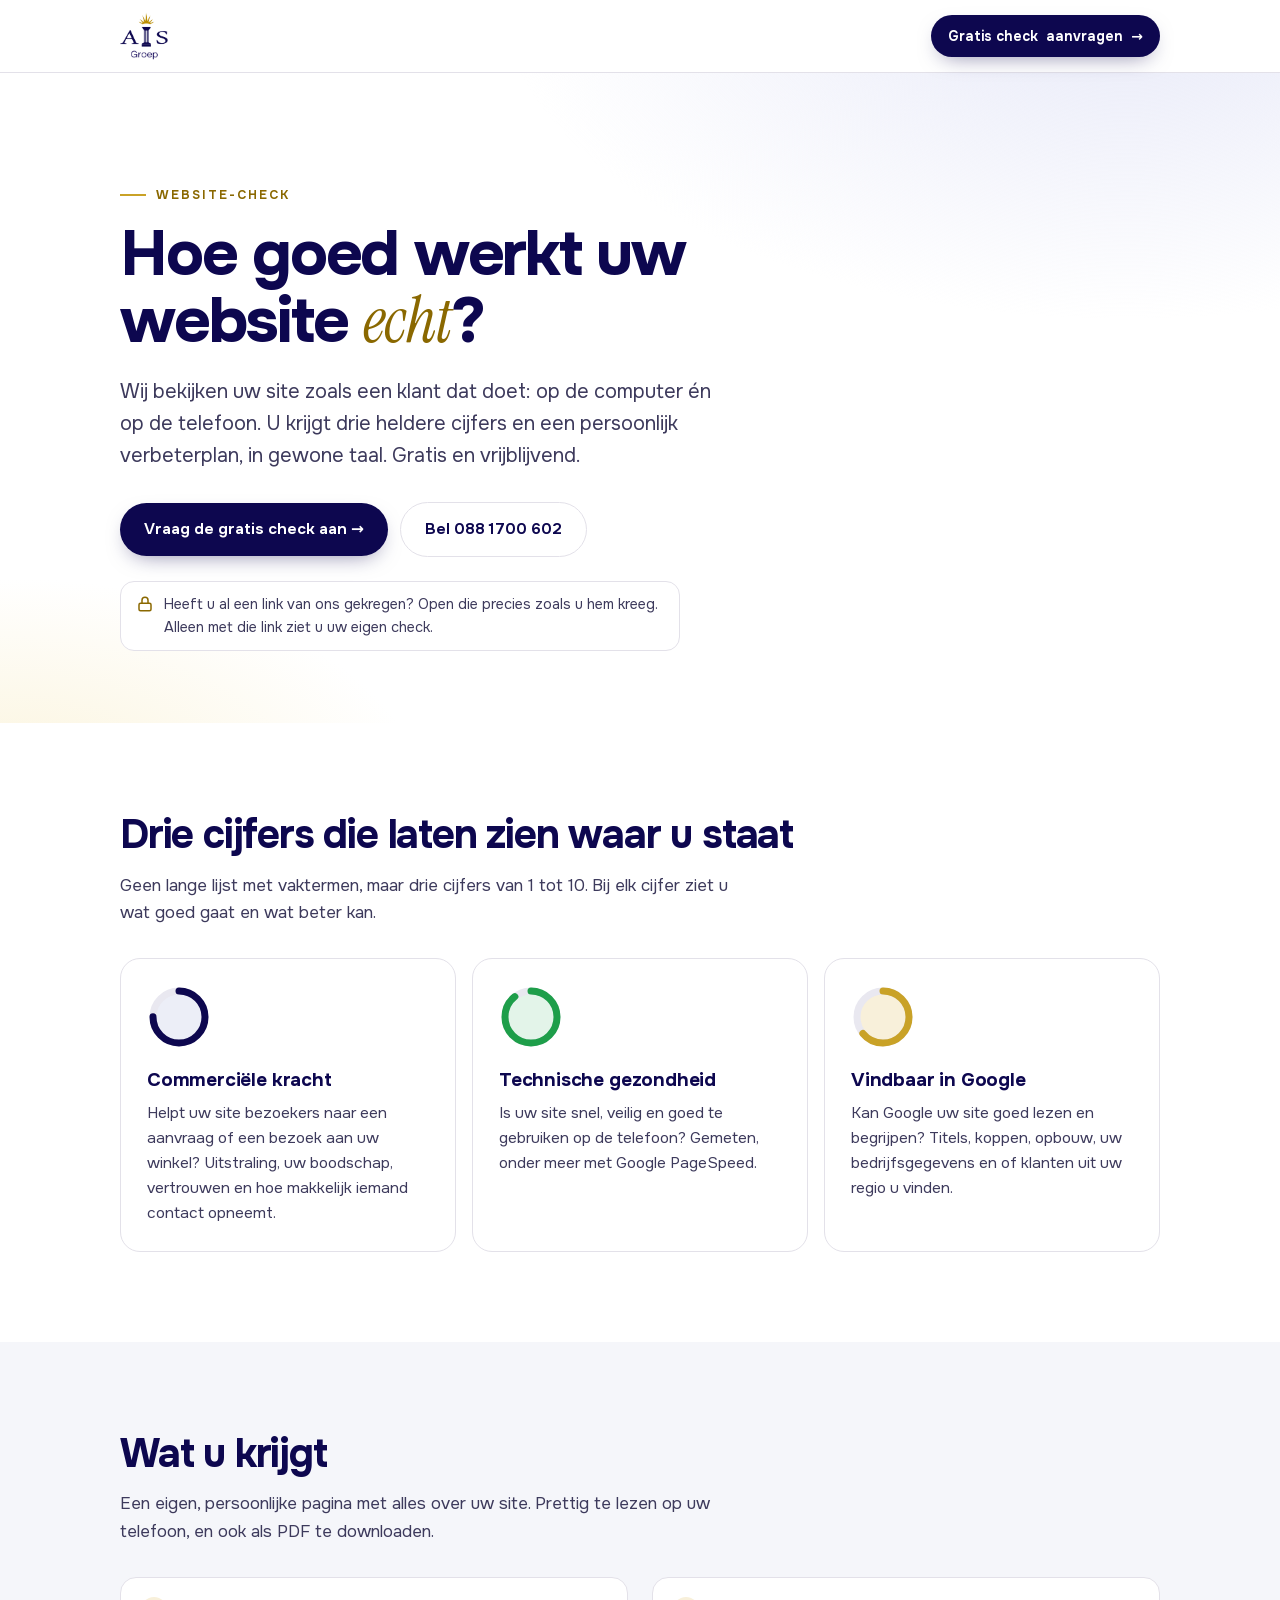
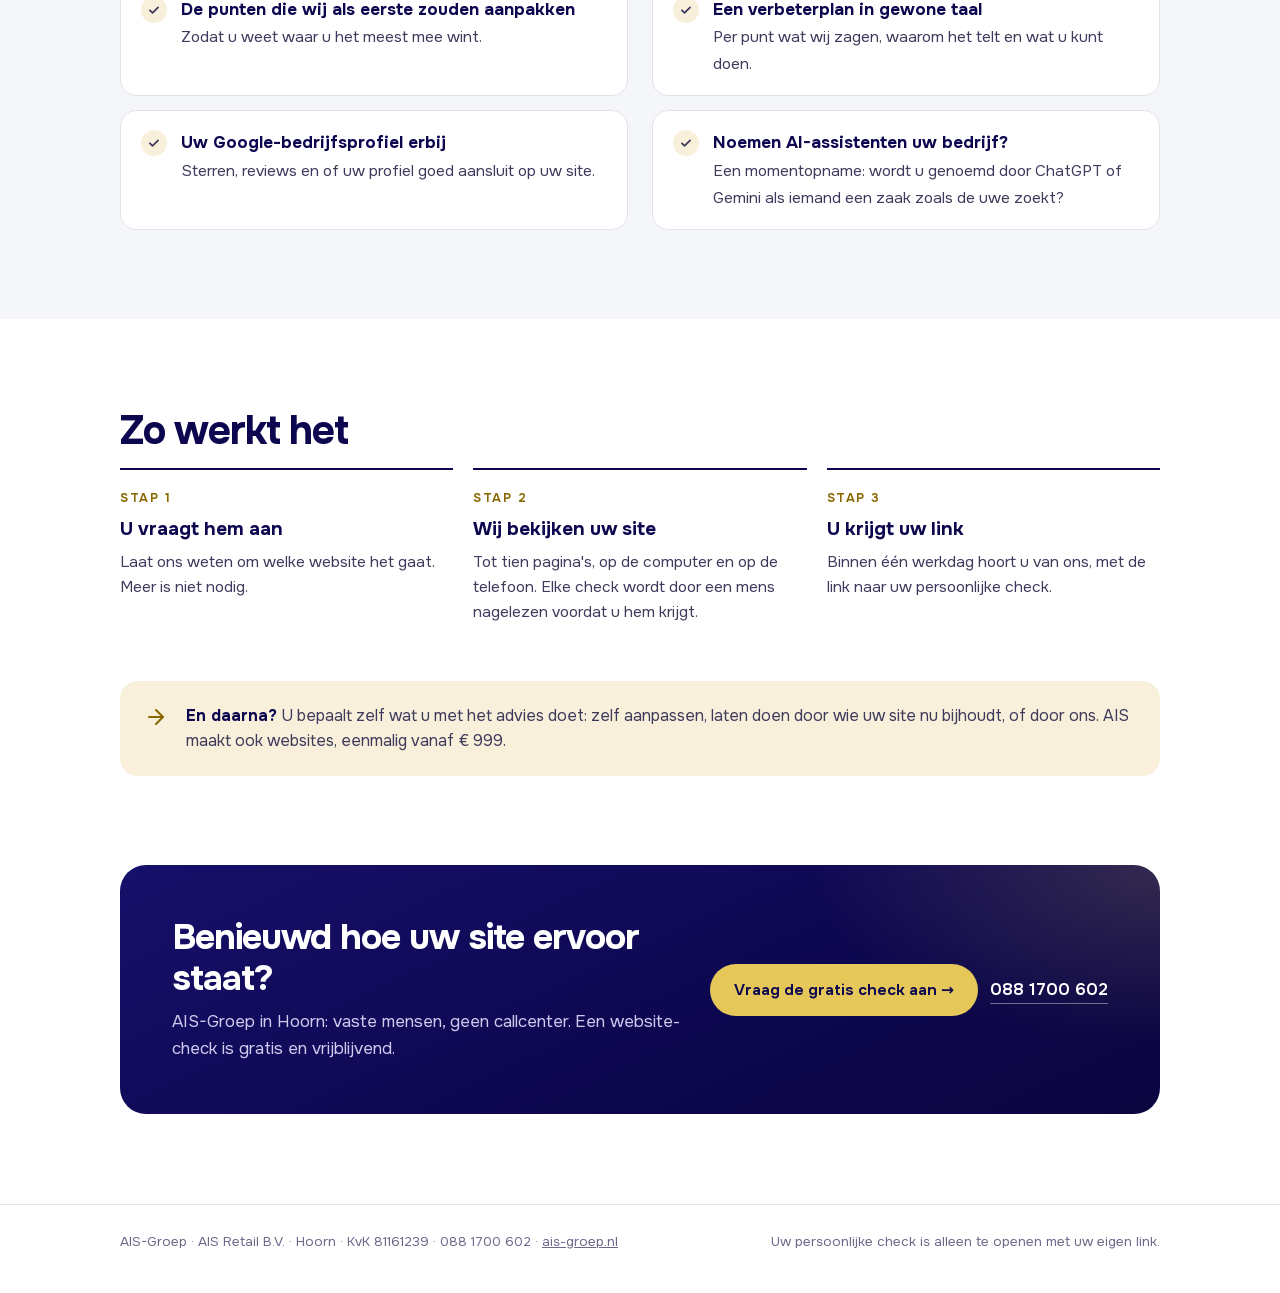
<file: index.html>
<!doctype html>
<html lang="nl">
<head>
<meta charset="utf-8">
<meta name="viewport" content="width=device-width, initial-scale=1">
<meta name="robots" content="noindex, nofollow">
<meta name="color-scheme" content="light">
<title>Website-check · AIS-Groep</title>
<meta name="description" content="Gratis website-check van AIS-Groep: drie heldere cijfers en een persoonlijk verbeterplan voor uw website.">
<link rel="icon" href="/assets/ais-logo.png" type="image/png">
<link rel="preload" href="/assets/onest-latin.woff2" as="font" type="font/woff2" crossorigin>
<!-- Aanvraagknoppen wijzen nu naar de contactpagina van de huidige site. Staat de nieuwe AIS-site live, verander dan alle
     links met class="aanvraag" naar https://www.ais-groep.nl/website-laten-maken/?check#contact-website (opent het formulier met de check gekozen). -->
<style>
@font-face { font-family: 'Onest'; src: url(/assets/onest-latin.woff2) format('woff2'); font-weight: 400 800; font-display: swap; }
@font-face { font-family: 'Instrument Serif'; src: url(/assets/instrument-serif-italic-latin.woff2) format('woff2'); font-style: italic; font-weight: 400; font-display: swap; }
:root { --navy: #0d074f; --navy-2: #17106a; --ink: #15123a; --ink-2: #3d3a5c; --muted: #6b6889; --line: #e3e1e9; --papier: #f5f6fa;
  --goud: #c9a227; --goud-licht: #e6c85a; --goud-tekst: #8a6800; --goud-zacht: #f8f0da; --goed: #1e9e4a; --beter: #c98a00; }
* { box-sizing: border-box; margin: 0; padding: 0; }
html { -webkit-text-size-adjust: 100%; }
body { font-family: 'Onest', system-ui, -apple-system, sans-serif; color: var(--ink); background: #fff; line-height: 1.6; font-size: 17px; -webkit-font-smoothing: antialiased; }
a { color: var(--navy); }
.wrap { max-width: 1080px; margin: 0 auto; padding: 0 20px; }
header { position: sticky; top: 0; z-index: 5; background: rgba(255,255,255,.9); -webkit-backdrop-filter: blur(10px); backdrop-filter: blur(10px); border-bottom: 1px solid var(--line); }
header .wrap { display: flex; align-items: center; justify-content: space-between; height: 72px; gap: 12px; }
header img { height: 48px; width: auto; display: block; }
.btn { display: inline-flex; align-items: center; gap: 8px; border-radius: 999px; padding: 14px 24px; font-weight: 650; font-size: 15.5px; text-decoration: none; transition: transform .2s ease, box-shadow .2s ease, background .2s ease; }
.btn:hover { transform: translateY(-1px); }
.btn-navy { background: var(--navy); color: #fff; box-shadow: 0 8px 22px -10px rgba(13,7,79,.55); }
.btn-licht { background: #fff; color: var(--navy); border: 1px solid var(--line); }
.btn-goud { background: var(--goud-licht); color: var(--navy); }
header .btn { padding: 10px 17px; font-size: 14px; white-space: nowrap; }
.hero { padding: clamp(56px, 9vw, 104px) 0 clamp(44px, 6vw, 72px); background: radial-gradient(900px 480px at 88% -90px, #e7e9f8, transparent 70%), radial-gradient(600px 300px at 0% 110%, #fbf4dc, transparent 70%); }
.tag { display: inline-flex; align-items: center; gap: 10px; font-size: 12.5px; font-weight: 650; letter-spacing: .16em; text-transform: uppercase; color: var(--goud-tekst); margin-bottom: 16px; }
.tag::before { content: ""; width: 26px; height: 2px; background: var(--goud); }
h1 { font-size: clamp(38px, 6.2vw, 64px); line-height: 1.04; letter-spacing: -.035em; max-width: 14ch; font-weight: 750; color: var(--navy); }
h1 em { font-family: 'Instrument Serif', Georgia, serif; font-style: italic; font-weight: 400; letter-spacing: -.01em; color: var(--goud-tekst); }
.lead { font-size: clamp(17px, 2vw, 20px); color: var(--ink-2); max-width: 46ch; margin: 22px 0 30px; }
.acties { display: flex; gap: 12px; flex-wrap: wrap; align-items: center; }
.link-noot { margin-top: 24px; display: inline-flex; gap: 10px; align-items: flex-start; background: #fff; border: 1px solid var(--line); border-radius: 14px; padding: 11px 15px; font-size: 14.5px; color: var(--ink-2); max-width: 560px; }
.link-noot svg { flex: none; width: 18px; height: 18px; margin-top: 2px; color: var(--goud-tekst); }
section { padding: clamp(52px, 7vw, 92px) 0; }
h2 { font-size: clamp(28px, 4vw, 40px); letter-spacing: -.03em; line-height: 1.12; margin-bottom: 14px; color: var(--navy); font-weight: 720; }
.sub { color: var(--ink-2); max-width: 56ch; margin-bottom: 32px; }
.drie { display: grid; grid-template-columns: repeat(3, 1fr); gap: 16px; }
.cijfer { border: 1px solid var(--line); border-radius: 20px; padding: 26px; background: #fff; }
.cijfer svg { width: 64px; height: 64px; display: block; margin-bottom: 16px; }
.cijfer h3 { font-size: 19px; letter-spacing: -.01em; margin-bottom: 6px; color: var(--navy); }
.cijfer p { color: var(--ink-2); font-size: 15.5px; }
.papier { background: var(--papier); }
.krijg { display: grid; grid-template-columns: 1fr 1fr; gap: 14px 24px; list-style: none; }
.krijg li { display: flex; gap: 14px; align-items: flex-start; background: #fff; border-radius: 16px; padding: 18px 20px; border: 1px solid var(--line); }
.krijg li b { display: block; color: var(--navy); }
.krijg li span { color: var(--ink-2); font-size: 15.5px; }
.vink { flex: none; width: 26px; height: 26px; border-radius: 50%; background: var(--goud-zacht); color: var(--goud-tekst); display: grid; place-items: center; margin-top: 1px; }
.vink svg { width: 14px; height: 14px; }
.stappen { display: grid; grid-template-columns: repeat(3, 1fr); gap: 20px; }
.stap { border-top: 2px solid var(--navy); padding-top: 18px; }
.stap small { display: block; font-size: 12.5px; font-weight: 650; letter-spacing: .12em; color: var(--goud-tekst); text-transform: uppercase; margin-bottom: 6px; }
.stap h3 { font-size: 19px; margin-bottom: 6px; color: var(--navy); }
.stap p { color: var(--ink-2); font-size: 15.5px; }
.daarna { margin-top: clamp(36px, 5vw, 56px); display: flex; gap: 18px; align-items: flex-start; padding: 22px 24px; border-radius: 18px; background: var(--goud-zacht); color: var(--ink-2); font-size: 16px; }
.daarna b { color: var(--navy); }
.daarna svg { flex: none; width: 24px; height: 24px; color: var(--goud-tekst); margin-top: 2px; }
.slot { display: flex; gap: 26px; align-items: center; justify-content: space-between; background: radial-gradient(500px 260px at 100% 0%, rgba(230,200,90,.18), transparent 70%), linear-gradient(155deg, var(--navy-2), var(--navy) 60%, #0a053f); color: #fff; border-radius: 26px; padding: clamp(28px, 4.5vw, 52px); }
.slot h2 { color: #fff; font-size: clamp(26px, 3.4vw, 36px); margin-bottom: 10px; }
.slot p { color: #cfcbef; max-width: 52ch; }
.slot .acties { flex: none; }
.slot a.tel { color: #fff; font-weight: 600; text-decoration: none; border-bottom: 1px solid rgba(255,255,255,.4); }
footer { border-top: 1px solid var(--line); padding: 26px 0 40px; font-size: 13.5px; color: var(--muted); }
footer .wrap { display: flex; justify-content: space-between; gap: 12px; flex-wrap: wrap; }
footer a { color: var(--muted); }
@media (max-width: 860px) {
  .slot { flex-direction: column; align-items: flex-start; }
}
@media (max-width: 760px) {
  body { font-size: 16px; }
  .drie, .stappen, .krijg { grid-template-columns: 1fr; }
  header .wrap { height: 64px; }
  header img { height: 40px; }
  header .btn span { display: none; }
  header .btn { padding: 9px 14px; font-size: 13.5px; }
  .daarna { flex-direction: column; gap: 10px; }
}
@media (prefers-reduced-motion: reduce) { .btn { transition: none; } .btn:hover { transform: none; } }
</style>
</head>
<body>
<header><div class="wrap">
  <a href="https://www.ais-groep.nl/"><img src="/assets/ais-logo.png" alt="AIS-Groep" width="283" height="283"></a>
  <a class="btn btn-navy aanvraag" href="https://www.ais-groep.nl/contact">Gratis check<span> aanvragen</span> →</a>
</div></header>

<main>
  <div class="hero"><div class="wrap">
    <span class="tag">Website-check</span>
    <h1>Hoe goed werkt uw website <em>echt</em>?</h1>
    <p class="lead">Wij bekijken uw site zoals een klant dat doet: op de computer én op de telefoon. U krijgt drie heldere cijfers en een persoonlijk verbeterplan, in gewone taal. Gratis en vrijblijvend.</p>
    <div class="acties">
      <a class="btn btn-navy aanvraag" href="https://www.ais-groep.nl/contact">Vraag de gratis check aan →</a>
      <a class="btn btn-licht" href="tel:+31881700602">Bel 088 1700 602</a>
    </div>
    <p class="link-noot"><svg viewBox="0 0 24 24" fill="none" stroke="currentColor" stroke-width="2" stroke-linecap="round" stroke-linejoin="round" aria-hidden="true"><rect x="4" y="11" width="16" height="10" rx="2"/><path d="M8 11V7a4 4 0 0 1 8 0v4"/></svg><span>Heeft u al een link van ons gekregen? Open die precies zoals u hem kreeg. Alleen met die link ziet u uw eigen check.</span></p>
  </div></div>

  <section><div class="wrap">
    <h2>Drie cijfers die laten zien waar u staat</h2>
    <p class="sub">Geen lange lijst met vaktermen, maar drie cijfers van 1 tot 10. Bij elk cijfer ziet u wat goed gaat en wat beter kan.</p>
    <div class="drie">
      <div class="cijfer">
        <svg viewBox="0 0 64 64" aria-hidden="true"><circle cx="32" cy="32" r="26" fill="#eceef7" stroke="#e9e8f0" stroke-width="7"/><circle cx="32" cy="32" r="26" fill="none" stroke="#0d074f" stroke-width="7" stroke-linecap="round" stroke-dasharray="122 164" transform="rotate(-90 32 32)"/></svg>
        <h3>Commerciële kracht</h3>
        <p>Helpt uw site bezoekers naar een aanvraag of een bezoek aan uw winkel? Uitstraling, uw boodschap, vertrouwen en hoe makkelijk iemand contact opneemt.</p>
      </div>
      <div class="cijfer">
        <svg viewBox="0 0 64 64" aria-hidden="true"><circle cx="32" cy="32" r="26" fill="#e3f4e9" stroke="#e9e8f0" stroke-width="7"/><circle cx="32" cy="32" r="26" fill="none" stroke="#1e9e4a" stroke-width="7" stroke-linecap="round" stroke-dasharray="145 164" transform="rotate(-90 32 32)"/></svg>
        <h3>Technische gezondheid</h3>
        <p>Is uw site snel, veilig en goed te gebruiken op de telefoon? Gemeten, onder meer met Google PageSpeed.</p>
      </div>
      <div class="cijfer">
        <svg viewBox="0 0 64 64" aria-hidden="true"><circle cx="32" cy="32" r="26" fill="#f8f0da" stroke="#e9e8f0" stroke-width="7"/><circle cx="32" cy="32" r="26" fill="none" stroke="#c9a227" stroke-width="7" stroke-linecap="round" stroke-dasharray="104 164" transform="rotate(-90 32 32)"/></svg>
        <h3>Vindbaar in Google</h3>
        <p>Kan Google uw site goed lezen en begrijpen? Titels, koppen, opbouw, uw bedrijfsgegevens en of klanten uit uw regio u vinden.</p>
      </div>
    </div>
  </div></section>

  <section class="papier"><div class="wrap">
    <h2>Wat u krijgt</h2>
    <p class="sub">Een eigen, persoonlijke pagina met alles over uw site. Prettig te lezen op uw telefoon, en ook als PDF te downloaden.</p>
    <ul class="krijg">
      <li><span class="vink"><svg viewBox="0 0 24 24" fill="none" stroke="currentColor" stroke-width="3" stroke-linecap="round" stroke-linejoin="round" aria-hidden="true"><path d="M5 12.5l4.5 4.5L19 7.5"/></svg></span><div><b>De punten die wij als eerste zouden aanpakken</b><span>Zodat u weet waar u het meest mee wint.</span></div></li>
      <li><span class="vink"><svg viewBox="0 0 24 24" fill="none" stroke="currentColor" stroke-width="3" stroke-linecap="round" stroke-linejoin="round" aria-hidden="true"><path d="M5 12.5l4.5 4.5L19 7.5"/></svg></span><div><b>Een verbeterplan in gewone taal</b><span>Per punt wat wij zagen, waarom het telt en wat u kunt doen.</span></div></li>
      <li><span class="vink"><svg viewBox="0 0 24 24" fill="none" stroke="currentColor" stroke-width="3" stroke-linecap="round" stroke-linejoin="round" aria-hidden="true"><path d="M5 12.5l4.5 4.5L19 7.5"/></svg></span><div><b>Uw Google-bedrijfsprofiel erbij</b><span>Sterren, reviews en of uw profiel goed aansluit op uw site.</span></div></li>
      <li><span class="vink"><svg viewBox="0 0 24 24" fill="none" stroke="currentColor" stroke-width="3" stroke-linecap="round" stroke-linejoin="round" aria-hidden="true"><path d="M5 12.5l4.5 4.5L19 7.5"/></svg></span><div><b>Noemen AI-assistenten uw bedrijf?</b><span>Een momentopname: wordt u genoemd door ChatGPT of Gemini als iemand een zaak zoals de uwe zoekt?</span></div></li>
    </ul>
  </div></section>

  <section><div class="wrap">
    <h2>Zo werkt het</h2>
    <div class="stappen">
      <div class="stap"><small>Stap 1</small><h3>U vraagt hem aan</h3><p>Laat ons weten om welke website het gaat. Meer is niet nodig.</p></div>
      <div class="stap"><small>Stap 2</small><h3>Wij bekijken uw site</h3><p>Tot tien pagina's, op de computer en op de telefoon. Elke check wordt door een mens nagelezen voordat u hem krijgt.</p></div>
      <div class="stap"><small>Stap 3</small><h3>U krijgt uw link</h3><p>Binnen één werkdag hoort u van ons, met de link naar uw persoonlijke check.</p></div>
    </div>
    <p class="daarna"><svg viewBox="0 0 24 24" fill="none" stroke="currentColor" stroke-width="2" stroke-linecap="round" stroke-linejoin="round" aria-hidden="true"><path d="M5 12h14"/><path d="m12 5 7 7-7 7"/></svg><span><b>En daarna?</b> U bepaalt zelf wat u met het advies doet: zelf aanpassen, laten doen door wie uw site nu bijhoudt, of door ons. AIS maakt ook websites, eenmalig vanaf € 999.</span></p>
  </div></section>

  <section style="padding-top:0"><div class="wrap">
    <div class="slot">
      <div>
        <h2>Benieuwd hoe uw site ervoor staat?</h2>
        <p>AIS-Groep in Hoorn: vaste mensen, geen callcenter. Een website-check is gratis en vrijblijvend.</p>
      </div>
      <div class="acties">
        <a class="btn btn-goud aanvraag" href="https://www.ais-groep.nl/contact">Vraag de gratis check aan →</a>
        <a class="tel" href="tel:+31881700602">088 1700 602</a>
      </div>
    </div>
  </div></section>
</main>

<footer><div class="wrap">
  <span>AIS-Groep · AIS Retail B.V. · Hoorn · KvK 81161239 · 088 1700 602 · <a href="https://www.ais-groep.nl/">ais-groep.nl</a></span>
  <span>Uw persoonlijke check is alleen te openen met uw eigen link.</span>
</div></footer>
</body>
</html>
</file>
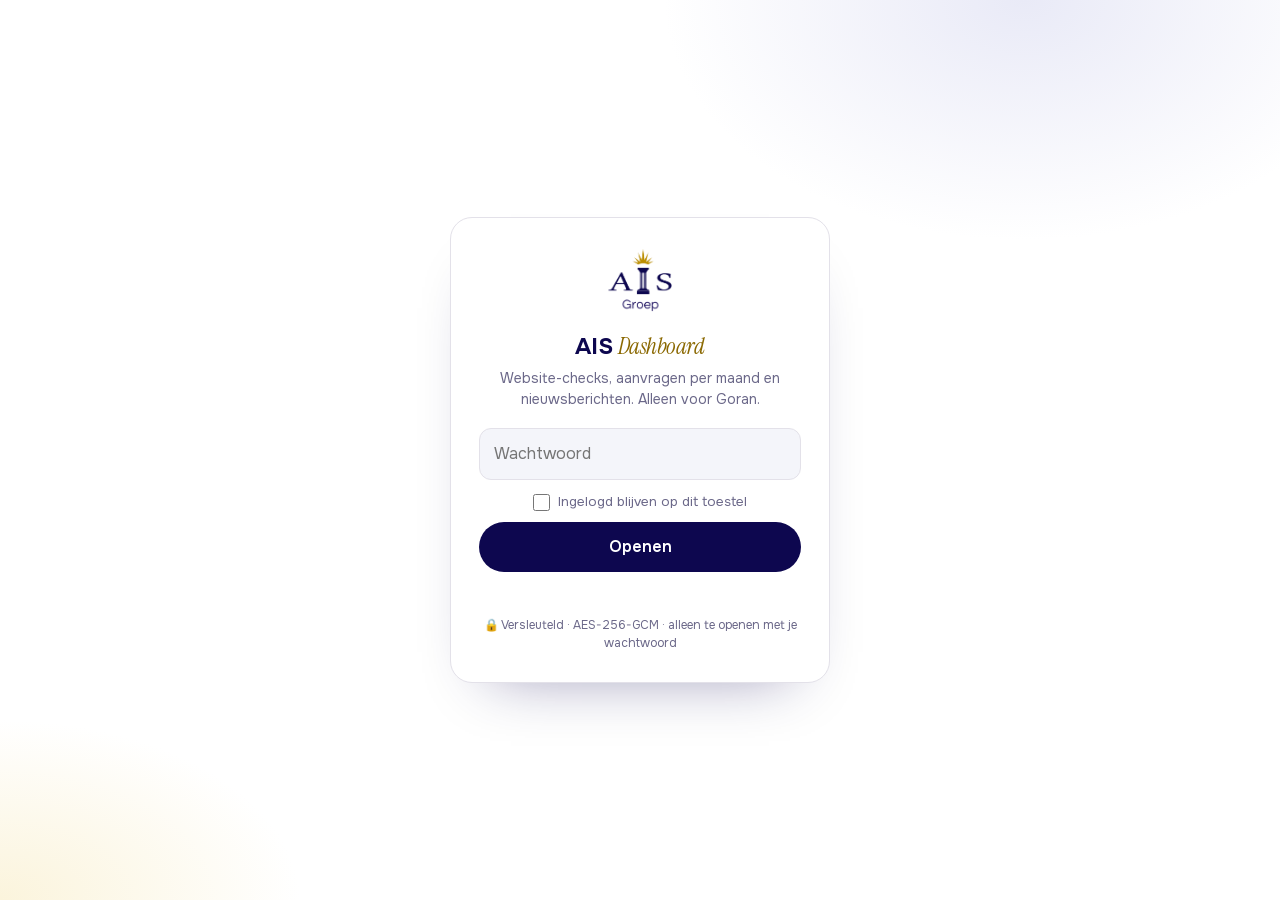
<file: dashboard/index.html>
<!doctype html>
<html lang="nl">
<head>
<meta charset="utf-8">
<meta name="viewport" content="width=device-width, initial-scale=1, viewport-fit=cover">
<meta name="robots" content="noindex,nofollow,noarchive">
<meta name="referrer" content="no-referrer">
<meta name="color-scheme" content="light">
<title>Dashboard · AIS-Groep</title>
<link rel="icon" href="assets/icoon-192.png" type="image/png">
<!-- als app op het beginscherm (nodig voor pushmeldingen op de iPhone) -->
<link rel="manifest" href="manifest.json">
<link rel="apple-touch-icon" href="assets/icoon-180.png">
<meta name="apple-mobile-web-app-capable" content="yes">
<meta name="mobile-web-app-capable" content="yes">
<meta name="apple-mobile-web-app-title" content="AIS Dashboard">
<meta name="theme-color" content="#FFFFFF">
<link rel="preload" href="assets/onest-latin.woff2" as="font" type="font/woff2" crossorigin>
<link rel="stylesheet" href="assets/nieuws.css">
<style>
/* AIS-dashboard: alleen voor Goran. A = website-check-aanvragen (versleuteld, van de bot), B = aanvragen per maand,
   C = nieuwsberichten voor ais-groep.nl (assets/nieuws.js en nieuws.css, opslag in de privé-repo ais-nieuws).
   Zelfde werking als het overzicht van de websitechecks, maar alleen AIS en in de AIS-huisstijl. De gegevens worden in de browser ontsleuteld met het wachtwoord. */
@font-face { font-family: 'Onest'; src: url(assets/onest-latin.woff2) format('woff2'); font-weight: 400 800; font-display: swap; }
@font-face { font-family: 'Instrument Serif'; src: url(assets/instrument-serif-italic-latin.woff2) format('woff2'); font-style: italic; font-display: swap; }
:root { --navy: #0d074f; --navy-2: #17106a; --ink: #15123a; --ink-2: #3d3a5c; --muted: #6b6889; --line: #e3e1e9; --soft: #f4f5fa; --card: #fff; --bg: #fff;
  --goud: #c9a227; --goud-licht: #e6c85a; --goud-tekst: #8a6800; --goud-zacht: #f8f0da;
  --goed: #2F6B40; --goed-bg: #E6F2E9; --beter: #7A5A00; --beter-bg: #FBF0D6; --actie: #9A3322; --actie-bg: #F9E1DC; }
* { box-sizing: border-box; margin: 0; padding: 0; }
body { font-family: 'Onest', system-ui, sans-serif; background: radial-gradient(900px 420px at 88% -140px, #e9eaf7, transparent 70%) no-repeat, var(--bg); color: var(--ink); line-height: 1.5; -webkit-font-smoothing: antialiased; }
.verborgen { display: none !important; }
button { font: inherit; cursor: pointer; }
a { color: var(--navy); }
/* inloggen */
#login { min-height: 100vh; display: grid; place-items: center; padding: 16px; background: radial-gradient(600px 400px at 80% 0%, #e9eaf7, transparent 60%), radial-gradient(500px 300px at 0% 100%, #fbf4dc, transparent 60%), var(--bg); }
.lbox { width: 100%; max-width: 380px; background: var(--card); border: 1px solid var(--line); border-radius: 22px; padding: 30px 28px; text-align: center; box-shadow: 0 30px 60px -40px rgba(13,7,79,.45); }
.lbox img { width: 64px; height: 64px; margin-bottom: 10px; }
.lbox h1 { font-size: 23px; letter-spacing: -.02em; color: var(--navy); margin-bottom: 4px; }
.lbox h1 em { font-family: 'Instrument Serif', Georgia, serif; font-weight: 400; color: var(--goud-tekst); }
.lbox p { color: var(--muted); font-size: 14px; margin-bottom: 18px; }
.lbox input { width: 100%; padding: 13px 14px; border-radius: 12px; border: 1px solid var(--line); background: var(--soft); color: var(--ink); font: inherit; font-size: 16px; }
.lbox .onthoud { display: flex; align-items: center; justify-content: center; gap: 8px; margin-top: 12px; font-size: 13.5px; color: var(--muted); cursor: pointer; }
.lbox .onthoud input { width: 17px; height: 17px; padding: 0; margin: 0; accent-color: var(--navy); }
.lbox button { width: 100%; margin-top: 10px; padding: 13px; border-radius: 999px; border: 0; background: var(--navy); color: #fff; font-weight: 600; }
.fout { color: var(--actie); font-size: 13px; min-height: 20px; margin-top: 10px; }
.slot { font-size: 12px; color: var(--muted); margin-top: 14px; }
/* app */
header { position: sticky; top: 0; z-index: 5; background: color-mix(in srgb, var(--bg) 88%, transparent); backdrop-filter: blur(10px); -webkit-backdrop-filter: blur(10px); border-bottom: 1px solid var(--line); }
.hin { max-width: 1100px; margin: 0 auto; padding: 10px 16px; display: flex; align-items: center; gap: 12px; }
.hin img { width: 38px; height: 38px; }
.hin h1 { font-size: 16px; letter-spacing: -.01em; color: var(--navy); }
.hin .upd { margin-left: auto; color: var(--muted); font-size: 12px; }
.ib { border: 1px solid var(--line); background: var(--card); color: var(--ink); border-radius: 999px; padding: 7px 12px; font-size: 13px; white-space: nowrap; }
.ib svg { width: 15px; height: 15px; vertical-align: -3px; }
.ib.aan { background: #E2F5EC; border-color: rgba(18,133,91,.3); color: #0E6B49; }
.tabs { max-width: 1100px; margin: 0 auto; padding: 0 16px; display: flex; gap: 4px; overflow-x: auto; scrollbar-width: none; }
.tabs::-webkit-scrollbar { display: none; }
.tabs button { border: 0; background: transparent; color: var(--muted); padding: 10px 12px 11px; font-size: 14.5px; font-weight: 600; border-bottom: 2px solid transparent; white-space: nowrap; }
.tabs button.aan { color: var(--navy); border-bottom-color: var(--goud); }
main { max-width: 1100px; margin: 0 auto; padding: 22px 16px 60px; }
.testbalk { background: var(--goud-zacht); border: 1px solid #ecd9a0; color: #5a4300; border-radius: 14px; padding: 10px 14px; font-size: 13.5px; margin-bottom: 16px; }
.kop2 { font-size: 22px; letter-spacing: -.02em; color: var(--navy); margin-bottom: 4px; }
.kop2 em { font-family: 'Instrument Serif', Georgia, serif; font-weight: 400; color: var(--goud-tekst); }
.sub { color: var(--muted); font-size: 14.5px; margin-bottom: 18px; max-width: 70ch; }
.kpis { display: grid; grid-template-columns: repeat(4, minmax(0, 1fr)); gap: 10px; margin-bottom: 18px; }
.kpi { background: var(--soft); border-radius: 16px; padding: 14px 16px; }
.kpi b { display: block; font-size: 24px; letter-spacing: -.02em; color: var(--navy); }
.kpi span { font-size: 11.5px; font-weight: 600; letter-spacing: .06em; text-transform: uppercase; color: var(--muted); }
.tools { display: flex; gap: 10px; flex-wrap: wrap; align-items: center; margin-bottom: 14px; }
.seg { display: inline-flex; background: var(--soft); border-radius: 999px; padding: 3px; }
.seg button { border: 0; background: transparent; color: var(--muted); padding: 7px 14px; border-radius: 999px; font-size: 13.5px; }
.seg button.aan { background: var(--card); color: var(--navy); box-shadow: 0 1px 3px rgba(13,7,79,.12); }
.zoek { flex: 1; min-width: 180px; padding: 10px 14px; border-radius: 999px; border: 1px solid var(--line); background: var(--card); color: var(--ink); font: inherit; font-size: 14px; }
.leeg { text-align: center; color: var(--muted); padding: 48px 16px; border: 1px dashed var(--line); border-radius: 18px; }
.kaart { display: grid; grid-template-columns: 64px minmax(0, 1fr) auto; gap: 16px; align-items: center; background: var(--card); border: 1px solid var(--line); border-radius: 18px; padding: 16px 18px; cursor: pointer; transition: border-color .2s, transform .2s; }
.kaart:hover { border-color: var(--navy); }
@media (hover: hover) { .kaart:hover { transform: translateY(-1px); } }
.veeg { position: relative; margin-bottom: 10px; border-radius: 18px; overflow: hidden; }
.veeg .kaart { position: relative; z-index: 1; touch-action: pan-y; }
.wegknop { position: absolute; top: 0; right: 0; bottom: 0; width: 110px; border: 0; background: #E5484D; color: #fff; font-size: 14px; font-weight: 600; }
.veeg:not(.bezig) .wegknop { visibility: hidden; }
@media (hover: hover) and (pointer: fine) { .wegknop { display: none; } }
.ring { width: 64px; height: 64px; }
.kt { min-width: 0; }
.kt h3 { font-size: 16px; letter-spacing: -.01em; color: var(--navy); white-space: nowrap; overflow: hidden; text-overflow: ellipsis; }
.meta { font-size: 13px; color: var(--muted); display: flex; gap: 8px; flex-wrap: wrap; align-items: center; margin: 2px 0 6px; }
.st { font-size: 11.5px; font-weight: 600; padding: 2px 8px; border-radius: 999px; }
.st.ok { background: var(--goed-bg); color: var(--goed); } .st.open { background: var(--beter-bg); color: var(--beter); }
.st.mis { background: #FDECEA; color: #B42318; } .st.let { background: #FFF4D6; color: #8A5A00; }
.tops { font-size: 13px; color: var(--ink); display: grid; gap: 2px; }
.tops span::before { content: '•'; color: var(--goud); margin-right: 6px; }
.knoppen { display: flex; flex-direction: column; gap: 6px; }
.knop { border: 0; border-radius: 999px; padding: 8px 14px; font-size: 13px; font-weight: 600; background: var(--navy); color: #fff; white-space: nowrap; text-decoration: none; text-align: center; display: inline-block; }
.knop.licht { background: var(--soft); color: var(--navy); }
.knop.goud { background: var(--goud-licht); color: var(--navy); }
.knop[aria-disabled="true"] { opacity: .45; pointer-events: none; }
/* detail */
#detail { position: fixed; inset: 0; z-index: 10; background: rgba(13,7,79,.42); display: flex; justify-content: flex-end; }
.paneel { width: min(620px, 100%); height: 100%; overflow-y: auto; background: var(--bg); padding: 22px 22px 60px; }
.pk { display: flex; gap: 14px; align-items: center; margin-bottom: 14px; }
.pk h2 { font-size: 20px; letter-spacing: -.02em; color: var(--navy); }
.sluit { margin-left: auto; }
.blok { background: var(--soft); border-radius: 16px; padding: 14px 16px; margin-bottom: 12px; }
.blok h4 { font-size: 11.5px; font-weight: 700; text-transform: uppercase; letter-spacing: .12em; color: var(--muted); margin-bottom: 8px; }
.blok .knop.licht { background: var(--card); border: 1px solid var(--line); padding: 9px 16px; }
.rij { display: flex; justify-content: space-between; gap: 10px; padding: 6px 0; border-top: 1px solid var(--line); font-size: 14px; }
.rij:first-of-type { border-top: 0; }
.rij small { display: block; color: var(--muted); font-size: 12.5px; }
.pil { font-size: 11.5px; font-weight: 600; padding: 2px 9px; border-radius: 999px; white-space: nowrap; align-self: center; }
.pil.goed { background: var(--goed-bg); color: var(--goed); } .pil.beter { background: var(--beter-bg); color: var(--beter); }
.pil.actie { background: var(--actie-bg); color: var(--actie); } .pil.nakijken { background: var(--card); color: var(--muted); }
.gegevens { display: grid; grid-template-columns: 110px 1fr; gap: 4px 10px; font-size: 14px; }
.gegevens dt { color: var(--muted); }
.letop { background: #FFF8E6; border: 1px solid #F1DFAE; border-radius: 14px; padding: 12px 14px; }
.letop li { margin: 4px 0 4px 18px; font-size: 14px; line-height: 1.45; color: #5A4300; }
.mailvb { background: #fff; color: var(--ink); border: 1px solid var(--line); border-radius: 12px; max-height: 460px; overflow: auto; }
.mailvb .ond { padding: 10px 16px; border-bottom: 1px solid var(--line); font-size: 13px; color: var(--muted); }
.mailvb .ond b { color: var(--ink); font-weight: 600; }
.mailvb .lijf { padding: 6px 16px 10px; }
.rk { display: flex; gap: 8px; flex-wrap: wrap; margin-top: 10px; }
.uitleg { font-size: 12.5px; color: var(--muted); margin-top: 10px; line-height: 1.5; }
.modal { position: fixed; inset: 0; z-index: 30; background: rgba(13,7,79,.42); display: grid; place-items: center; padding: 16px; }
.modal .mk { background: #fff; border-radius: 22px; padding: 26px 24px 22px; width: 100%; max-width: 430px; box-shadow: 0 30px 70px -30px rgba(13,7,79,.55); }
.modal h3 { font-size: 20px; letter-spacing: -.02em; color: var(--navy); margin-bottom: 8px; }
.modal p { color: var(--muted); font-size: 15px; line-height: 1.55; margin-bottom: 20px; }
.modal .rk { justify-content: flex-end; margin-top: 0; }
.modal .knop { padding: 11px 18px; font-size: 14px; }
.modal .knop.licht { background: #fff; border: 1px solid var(--line); }
.toast { position: fixed; left: 50%; bottom: calc(18px + env(safe-area-inset-bottom)); transform: translateX(-50%); z-index: 90; width: max-content; max-width: min(520px, calc(100vw - 32px)); background: var(--navy); color: #fff; font-size: 14px; line-height: 1.45; padding: 12px 16px; border-radius: 14px; box-shadow: 0 16px 40px -16px rgba(13,7,79,.6); }
/* grafiek (B en C): één reeks in navy, ronde bovenkant, dunne raster­lijnen, tooltip bij aanwijzen; tabel eronder */
.grafiek { background: var(--card); border: 1px solid var(--line); border-radius: 18px; padding: 18px 18px 10px; margin-bottom: 14px; position: relative; }
.grafiek h3 { font-size: 15px; color: var(--navy); margin-bottom: 2px; }
.grafiek .gsub { font-size: 12.5px; color: var(--muted); margin-bottom: 8px; }
.grafiek svg { width: 100%; height: auto; display: block; overflow: visible; }
.grafiek .as { font-size: 11px; fill: var(--muted); }
.grafiek .waarde { font-size: 11.5px; font-weight: 600; fill: var(--ink-2); }
.grafiek .raster { stroke: #eceaf2; stroke-width: 1; }
.grafiek .staaf { fill: var(--navy); }
.grafiek .staaf.nu { fill: var(--navy-2); }
.grafiek .vang { fill: transparent; cursor: default; }
.grafiek .vang:hover + .staaf, .grafiek g.st:hover .staaf { fill: #2b2388; }
.tip { position: absolute; pointer-events: none; background: var(--navy); color: #fff; font-size: 12.5px; padding: 6px 9px; border-radius: 8px; white-space: nowrap; transform: translate(-50%, -110%); z-index: 2; }
details.tabel { margin-top: 8px; font-size: 13.5px; }
details.tabel summary { cursor: pointer; color: var(--muted); font-size: 12.5px; padding: 4px 0 8px; }
details.tabel table { width: 100%; border-collapse: collapse; }
details.tabel th, details.tabel td { text-align: left; padding: 5px 6px; border-top: 1px solid var(--line); }
details.tabel td.n, details.tabel th.n { text-align: right; font-variant-numeric: tabular-nums; }
@media (max-width: 640px) {
  .hin .upd { display: none; } .hin h1 { font-size: 15px; margin-right: auto; } .hin .ib .mt { display: none; } .hin .ib { padding: 7px 10px; } #meld { margin-left: auto; }
  .kpis { grid-template-columns: repeat(2, minmax(0, 1fr)); }
  .kaart { grid-template-columns: 52px minmax(0, 1fr); }
  .ring { width: 52px; height: 52px; }
  .knoppen { grid-column: 1 / -1; flex-direction: row; }
  .knoppen .knop { flex: 1; }
}
</style>
</head>
<body>
<div id="login"><form class="lbox" id="lform">
  <img src="assets/ais-logo.png" alt="AIS-Groep" width="64" height="64">
  <h1>AIS <em>Dashboard</em></h1>
  <p>Website-checks, aanvragen per maand en nieuwsberichten. Alleen voor Goran.</p>
  <label class="verborgen" for="pw">Wachtwoord</label>
  <input id="pw" type="password" autocomplete="current-password" placeholder="Wachtwoord" required>
  <label class="onthoud"><input type="checkbox" id="onthoud"> Ingelogd blijven op dit toestel</label>
  <button type="submit">Openen</button>
  <div class="fout" id="lfout" role="alert"></div>
  <div class="slot">🔒 Versleuteld · AES-256-GCM · alleen te openen met je wachtwoord</div>
</form></div>

<div id="app" class="verborgen">
  <header>
    <div class="hin"><img src="assets/ais-logo.png" alt="AIS-Groep" width="38" height="38"><h1>Dashboard</h1><span class="upd" id="upd"></span>
      <button class="ib" id="meld" type="button" hidden>Meldingen aanzetten</button>
      <button class="ib" id="uit" aria-label="Uitloggen"><svg viewBox="0 0 24 24" fill="none" stroke="currentColor" stroke-width="2" stroke-linecap="round" stroke-linejoin="round" aria-hidden="true"><path d="M9 21H5a2 2 0 0 1-2-2V5a2 2 0 0 1 2-2h4"/><path d="M16 17l5-5-5-5"/><path d="M21 12H9"/></svg><span class="mt"> Uitloggen</span></button></div>
    <nav class="tabs" id="tabs" aria-label="Onderdelen"><button data-tab="aanvragen" class="aan">Website-checks</button><button data-tab="maand">Per maand</button><button data-tab="nieuws">Nieuws</button></nav>
  </header>
  <main>
    <div class="testbalk verborgen" id="testbalk">Lokale test met <b>testgegevens</b> (echte checks van deze Mac, niet van de bot). Meldingen en de knoppen offline halen, opnieuw checken en verwijderen staan uit tot de echte AIS-gegevens er zijn.</div>

    <section id="t-aanvragen">
      <div class="kpis" id="kpis"></div>
      <div class="tools">
        <div class="seg" id="fstat"><button data-v="alle" class="aan">Alles</button><button data-v="open">Nog versturen</button><button data-v="ok">Verstuurd</button></div>
        <input class="zoek" id="q" type="search" placeholder="Zoek op bedrijf, naam of website" aria-label="Zoeken">
      </div>
      <div id="lijst"></div>
    </section>

    <section id="t-maand" class="verborgen">
      <h2 class="kop2">Aanvragen <em>per maand</em></h2>
      <p class="sub">Website-checks via ais-groep.nl, geteld op de dag van aanvragen. Gewone websiteaanvragen (Website, Webshop) gaan niet naar de bot en tellen hier (nog) niet mee.</p>
      <div class="kpis" id="mkpis"></div>
      <div class="grafiek" id="mgrafiek"></div>
    </section>

    <section id="t-nieuws" class="verborgen"><div id="nieuws"></div></section>

  </main>
</div>

<div id="detail" class="verborgen" role="dialog" aria-modal="true"><div class="paneel" id="paneel"></div></div>

<script src="assets/nieuws.js"></script>

<script>
(function () {
  // ---- instellingen ----------------------------------------------------------------------------------------------
  var LOKAAL = /^(localhost|127\.0\.0\.1)$/.test(location.hostname);
  var CONFIG = {
    // AIS-checks van de bot (zelfde formaat als het overzicht van de websitechecks, eigen AIS-wachtwoord)
    bron: LOKAAL ? 'data-test/' : 'https://gzivanovic-cmyk.github.io/websitecheck/data-ais/',
    test: LOKAAL,
    // server voor meldingen en acties (CORS voor rapport.ais-groep.nl); app=ais
    server: 'https://www.go4itstudio.com',
    vapid: 'BBgmOSuZO2k5gi-LmZb8IyHE6hJbJgieE-G7U84VSFvx4-wiWLUxw_ob8o8F_4oZRKajjGkY-c_Xi4BoC7SBNXw',
    bot: 'g.zivanovic@mail.grokbot.com'
  };

  var sleutelPw = null, data = [], fstat = 'alle', tab = 'aanvragen';
  var $ = function (id) { return document.getElementById(id); };
  var esc = function (s) { return String(s == null ? '' : s).replace(/[&<>"']/g, function (c) { return { '&': '&amp;', '<': '&lt;', '>': '&gt;', '"': '&quot;', "'": '&#39;' }[c]; }); };
  var b64 = function (s) { var b = atob(s), u = new Uint8Array(b.length); for (var i = 0; i < b.length; i++) u[i] = b.charCodeAt(i); return u; };
  var MAANDEN = ['jan', 'feb', 'mrt', 'apr', 'mei', 'jun', 'jul', 'aug', 'sep', 'okt', 'nov', 'dec'];
  var getal = function (n) { return Number(n).toLocaleString('nl-NL'); };

  // ---- ontsleutelen (gelijk aan het overzicht van de websitechecks) ---------------------------------------------
  async function ontsleutel(enc, pw) {
    var basis = await crypto.subtle.importKey('raw', new TextEncoder().encode(pw), 'PBKDF2', false, ['deriveKey']);
    var key = await crypto.subtle.deriveKey({ name: 'PBKDF2', salt: b64(enc.salt), iterations: enc.iter, hash: 'SHA-256' }, basis, { name: 'AES-GCM', length: 256 }, false, ['decrypt']);
    var platte = await crypto.subtle.decrypt({ name: 'AES-GCM', iv: b64(enc.iv) }, key, b64(enc.ct));
    return JSON.parse(new TextDecoder().decode(platte));
  }
  async function haal(pad) {
    var r = await fetch(pad + '?t=' + Date.now(), { cache: 'no-store' });
    if (!r.ok) throw new Error(r.status === 404 ? 'leeg' : 'fout');
    return r.json();
  }
  function hex(buf) { return Array.prototype.map.call(new Uint8Array(buf), function (b) { return ('0' + b.toString(16)).slice(-2); }).join(''); }

  // ---- A. website-checks --------------------------------------------------------------------------------------------
  function kleur(c) { return c >= 8 ? ['#2F6B40', '#E6F2E9'] : c >= 5.5 ? ['#8A5A00', '#FBF0D6'] : ['#9A3322', '#F9E1DC']; }
  function ring(c) {
    if (c == null) return '<svg class="ring" viewBox="0 0 64 64" aria-hidden="true"><circle cx="32" cy="32" r="26" fill="#F1F2F5" stroke="#E3E5EC" stroke-width="7"/><text x="32" y="39" text-anchor="middle" font-size="20" font-weight="800" fill="#8A90A2" font-family="Onest, system-ui">!</text></svg>';
    var k = kleur(c), om = 2 * Math.PI * 26, d = om * c / 10;
    return '<svg class="ring" viewBox="0 0 64 64" aria-label="Cijfer ' + String(c).replace('.', ',') + '"><circle cx="32" cy="32" r="26" fill="' + k[1] + '" stroke="' + k[1] + '" stroke-width="7"/>' +
      '<circle cx="32" cy="32" r="26" fill="none" stroke="' + k[0] + '" stroke-width="7" stroke-linecap="round" stroke-dasharray="' + d.toFixed(1) + ' ' + om.toFixed(1) + '" transform="rotate(-90 32 32)"/>' +
      '<text x="32" y="38" text-anchor="middle" font-size="17" font-weight="800" fill="' + k[0] + '" font-family="Onest, system-ui">' + String(c).replace('.', ',') + '</text></svg>';
  }
  function status(c) { if (c.mislukt) return '<span class="st mis">Niet gelukt</span>'; return c.verstuurd ? '<span class="st ok">✓ Verstuurd ' + esc(c.verstuurd.split('-').reverse().join('-')) + '</span>' : '<span class="st open">Nog versturen</span>'; }
  var LABEL = { goed: 'Goed', beter: 'Kan beter', actie: 'Actie nodig', nakijken: 'Niet bekeken' };

  function toonLijst() {
    var q = $('q').value.toLowerCase().trim();
    var rijen = data.filter(function (c) {
      if (fstat === 'open' && c.verstuurd) return false;
      if (fstat === 'ok' && !c.verstuurd) return false;
      return !q || [c.bedrijf, c.naam, c.host, c.mail].join(' ').toLowerCase().indexOf(q) !== -1;
    });
    var nu = new Date(), dezeMaand = nu.getFullYear() + '-' + ('0' + (nu.getMonth() + 1)).slice(-2);
    var metCijfer = data.filter(function (c) { return c.cijfer != null; });
    var gem = metCijfer.length ? (metCijfer.reduce(function (s, c) { return s + c.cijfer; }, 0) / metCijfer.length) : 0;
    $('kpis').innerHTML = [[data.length, 'checks in totaal'], [data.filter(function (c) { return !c.verstuurd && !c.mislukt; }).length, 'nog te versturen'],
      [data.filter(function (c) { return (c.datum || '').slice(0, 7) === dezeMaand; }).length, 'deze maand'], [metCijfer.length ? gem.toFixed(1).replace('.', ',') : '–', 'gemiddeld cijfer']]
      .map(function (k) { return '<div class="kpi"><b>' + k[0] + '</b><span>' + k[1] + '</span></div>'; }).join('');
    if (!rijen.length) { $('lijst').innerHTML = '<div class="leeg">' + (data.length ? 'Niets gevonden met dit filter.' : 'Nog geen website-checks. Zodra er een aanvraag via ais-groep.nl binnenkomt, staat hij hier.') + '</div>'; return; }
    $('lijst').innerHTML = rijen.map(function (c) {
      return '<div class="veeg"><button class="wegknop" type="button" data-wis="' + esc(c.id) + '">Verwijderen</button><article class="kaart" data-id="' + esc(c.id) + '">' + ring(c.cijfer) +
        '<div class="kt"><h3>' + esc(c.bedrijf || c.host) + '</h3><div class="meta"><span>' + esc(c.datum) + '</span><span>' + esc(c.host) + '</span>' + (c.naam ? '<span>' + esc(c.naam) + '</span>' : '') + status(c) +
        ((c.meldingen || []).length ? '<span class="st let">Let op</span>' : '') + '</div>' +
        '<div class="tops">' + (c.mislukt ? '<span>' + esc(c.mislukt) + '</span>' : (c.top || []).map(function (t) { return '<span>' + esc(t.kort) + '</span>'; }).join('')) + '</div></div>' +
        '<div class="knoppen">' + (c.mislukt ? '' : '<button class="knop" data-pdf="' + esc(c.id) + '">Rapport</button>') + '<button class="knop licht" data-open="' + esc(c.id) + '">Details</button></div></article></div>';
    }).join('');
  }

  function bevestig(kop, tekst, ja, alleenJa) {
    return new Promise(function (klaar) {
      var m = document.createElement('div');
      m.className = 'modal'; m.setAttribute('role', 'dialog'); m.setAttribute('aria-modal', 'true');
      m.innerHTML = '<div class="mk"><h3>' + esc(kop) + '</h3><p>' + esc(tekst) + '</p><div class="rk">' + (alleenJa ? '' : '<button class="knop licht" type="button" data-k="nee">Annuleren</button>') +
        '<button class="knop" type="button" data-k="ja">' + esc(ja) + '</button></div></div>';
      function toets(e) { if (e.key === 'Escape') sluit(false); }
      function sluit(v) { m.remove(); document.removeEventListener('keydown', toets); klaar(v); }
      m.addEventListener('click', function (e) { var k = e.target.getAttribute('data-k'); if (k) sluit(k === 'ja'); else if (e.target === m) sluit(false); });
      document.addEventListener('keydown', toets);
      document.body.appendChild(m);
      m.querySelector('[data-k="ja"]').focus();
    });
  }
  function toast(tekst) {
    var t = document.createElement('div'); t.className = 'toast'; t.setAttribute('role', 'status'); t.textContent = tekst;
    document.body.appendChild(t); setTimeout(function () { t.remove(); }, 5200);
  }
  // opdrachten aan de bot: ondertekend met een sleutel uit het AIS-wachtwoord (de bot accepteert hem alleen voor AIS-checks)
  async function teken(actie, id, tijd) {
    var enc = new TextEncoder();
    var k1 = await crypto.subtle.importKey('raw', enc.encode(sleutelPw), { name: 'HMAC', hash: 'SHA-256' }, false, ['sign']);
    var k2 = await crypto.subtle.importKey('raw', await crypto.subtle.sign('HMAC', k1, enc.encode('websitecheck-actie')), { name: 'HMAC', hash: 'SHA-256' }, false, ['sign']);
    return hex(await crypto.subtle.sign('HMAC', k2, enc.encode(actie + ' ' + id + ' ' + tijd)));
  }
  async function stuurActie(soort, id) {
    var tijd = String(Math.floor(Date.now() / 1000)), sig = await teken(soort, id, tijd);
    var r = await fetch(CONFIG.server + '/websitecheck-actie.php', { method: 'POST', body: new URLSearchParams({ actie: soort, id: id, tijd: tijd, app: 'ais', handtekening: sig }) });
    if (!(await r.json()).ok) throw new Error(String(r.status));
  }
  async function trekIn(code) {
    var r = await fetch(CONFIG.server + '/websitecheck-intrek.php', { method: 'POST', body: new URLSearchParams({ code: code }) });
    return (await r.json()).ok === true;
  }
  async function isOffline(code) {
    var h = hex(await crypto.subtle.digest('SHA-256', new TextEncoder().encode(code)));
    return (await (await fetch(CONFIG.server + '/websitecheck-intrek.php?h=' + h, { cache: 'no-store' })).json()).offline === true;
  }
  async function laadItem(id) { return ontsleutel(await haal(CONFIG.bron + id + '.enc'), sleutelPw); }
  async function openPdf(id) {
    var it = await laadItem(id);
    var blob = new Blob([b64(it.pdf)], { type: 'application/pdf' }), url = URL.createObjectURL(blob);
    var a = document.createElement('a'); a.href = url; a.target = '_blank'; a.rel = 'noopener'; a.download = 'website-check-' + (it.samenvatting.host || id) + '.pdf';
    document.body.appendChild(a); a.click(); a.remove();
  }

  // de conceptmail als opgemaakte AIS-mail (tabellen en inline stijl, zodat Apple Mail hem bij plakken overneemt), met Gorans AIS-handtekening
  function netteNaam(regel) {
    return regel.replace(/^(Hoi|Beste)\s+([^,]+),$/, function (m, a, n) {
      var gelijk = n === n.toUpperCase() || n === n.toLowerCase();
      var tussen = ['van', 'de', 'der', 'den', 'het', 'ter', 'ten', 'te', 'in', "'t", 'op', 'aan', 'bij', 'uit', 'la', 'le', 'du', 'da'];
      var net = n.toLowerCase().split(' ').map(function (w, i) {
        return i && tussen.indexOf(w) !== -1 ? w : w.split('-').map(function (d) { return d.charAt(0).toUpperCase() + d.slice(1); }).join('-');
      }).join(' ');
      return a + ' ' + (gelijk ? net : n) + ',';
    });
  }
  function mailHtml(tekst, host) {
    var ACC = '#0d074f', ZACHT = '#ECEEF7', INK = '#0B1020', GRIJS = '#5A6072', LIJN = '#E6E8F0';
    var FONT = "-apple-system,BlinkMacSystemFont,'Helvetica Neue',Helvetica,Arial,sans-serif";
    var nobr = function (s) { return host ? s.split(host).join(host.replace(/\./g, '&#8203;.')) : s; };
    var e = function (s) { return nobr(esc(s)); };
    var hoofd = function (s) { s = s.trim(); return s.charAt(0).toUpperCase() + s.slice(1); };
    var knop = function (url, label, gevuld) {
      return '<table role="presentation" cellpadding="0" cellspacing="0" border="0" style="border-collapse:separate"><tr><td' + (gevuld ? ' bgcolor="' + ACC + '"' : '') + ' style="border-radius:999px;' +
        (gevuld ? 'background:' + ACC : 'border:1.5px solid ' + ACC) + '"><a href="' + esc(url) + '" style="display:inline-block;padding:' + (gevuld ? '14px 20px' : '12px 18px') +
        ';font-family:' + FONT + ';font-size:15px;font-weight:600;line-height:20px;color:' + (gevuld ? '#ffffff' : ACC) + ';text-decoration:none;border-radius:999px"><font color="' + (gevuld ? '#ffffff' : ACC) + '"><span style="color:' + (gevuld ? '#ffffff' : ACC) + '">' + label + '</span></font></a></td></tr></table>';
    };
    var kl = function (c) { var n = parseFloat(c.replace(',', '.')); return n >= 8 ? ['#12855B', '#E2F5EC'] : n >= 5.5 ? ['#9A6700', '#FFF4D6'] : ['#B42318', '#FDECEC']; };
    var p = function (h, extra) { return '<p style="margin:0 0 16px;font-family:' + FONT + ';font-size:16px;line-height:26px;color:' + INK + (extra || '') + '">' + h + '</p>'; };
    var kop = function (s) { return '<p style="margin:28px 0 14px;font-family:' + FONT + ';font-size:13px;line-height:18px;font-weight:700;letter-spacing:1.2px;text-transform:uppercase;color:' + GRIJS + '">' + s + '</p>'; };
    var blokken = tekst.replace(/\r/g, '').trim().split(/\n{2,}/), d = { los: [] };
    blokken.forEach(function (b, i) {
      var u = b.match(/https?:\/\/(rapport\.|localhost)\S+/);
      if (i === 0 && /^(Hoi|Beste)\b/.test(b)) { d.aanhef = netteNaam(b.trim()); return; }
      if (u) { d.url = u[0]; d.intro = b.replace(u[0], '').replace(/\s*(Je|Uw) persoonlijke rapport staat hier klaar:\s*/, ' ').trim(); return; }
      if (/^(Kort gezegd|Ik ben eerlijk|Wij zijn eerlijk):/.test(b)) {
        var c = b.match(/Commercieel een (\d+,\d), technisch een (\d+,\d)(?:, SEO-basis een (\d+,\d))?\.\s*/);
        var zin = b.replace(/^(Kort gezegd|Ik ben eerlijk|Wij zijn eerlijk):\s*/, '');
        d.oordeel = hoofd(zin.split(/(?<=\.)\s/)[0]);
        d.rest = zin.slice(zin.split(/(?<=\.)\s/)[0].length).replace(c ? c[0] : '', '').trim();
        if (c) d.cijfers = [['Commercieel', c[1]], ['Technisch', c[2]]].concat(c[3] ? [['SEO-basis', c[3]]] : []);
        return;
      }
      var regels = b.split('\n');
      if (regels.every(function (r) { return /^\d+\.\s/.test(r); })) {
        d.punten = regels.map(function (r) { var z = r.replace(/^\d+\.\s+/, ''), j = z.indexOf('. '); return j > 0 ? [z.slice(0, j + 1), z.slice(j + 2)] : [z, '']; });
        return;
      }
      if (/^Dit springt er het meest uit:/.test(b)) { d.lijstkop = 'Dit springt er het meest uit'; return; }
      if (/^Wat al goed gaat:/.test(b)) { d.goed = b.replace(/^Wat al goed gaat:\s*/, '').replace(/\.\s*$/, '').split(/,\s+|\s+en\s+(?=[^,]+$)/).map(hoofd); return; }
      if (/^(Zullen we|Wilt u)/.test(b)) { d.slot = b; return; }
      if (/^(Groet|Met vriendelijke groet),/.test(b)) { d.groet = b; return; }
      d.los.push(b);
    });
    var h = '<tr><td height="4" bgcolor="#0d074f" style="height:4px;padding:0;font-size:0;line-height:0;background:#0d074f;background-image:linear-gradient(90deg,#0d074f 0%,#3a3f9e 55%,#D4A72C 100%)">&nbsp;</td></tr>' +
      '<tr><td style="padding:22px 22px 4px"><table role="presentation" width="100%" cellpadding="0" cellspacing="0" border="0"><tr>' +
      '<td><img src="https://rapport.ais-groep.nl/assets/ais-logo.png" width="58" height="58" alt="AIS-Groep" style="display:block;width:58px;height:58px;border:0"></td>' +
      '<td align="right" style="font-family:' + FONT + ';font-size:12px;letter-spacing:1.5px;font-weight:700;color:' + ACC + '">WEBSITE-CHECK</td></tr></table></td></tr>';
    h += '<tr><td style="padding:22px 22px 0">' + (d.aanhef ? p(e(d.aanhef)) : '') + (d.intro ? p(e(d.intro)) : '') + '</td></tr>';
    if (d.oordeel || d.url) {
      h += '<tr><td style="padding:4px 22px 0"><table role="presentation" width="100%" cellpadding="0" cellspacing="0" border="0" bgcolor="' + ZACHT + '" style="background:' + ZACHT + ';border-radius:18px"><tr><td bgcolor="' + ZACHT + '" style="padding:20px 18px 22px;border-radius:18px">' +
        '<p style="margin:0 0 6px;font-family:' + FONT + ';font-size:12px;letter-spacing:1.2px;font-weight:700;text-transform:uppercase;color:' + ACC + '">Uw website-check' + (host ? ' · ' + e(host) : '') + '</p>' +
        (d.oordeel ? '<p style="margin:0 0 18px;font-family:' + FONT + ';font-size:22px;line-height:29px;font-weight:700;color:' + INK + '">' + e(d.oordeel) + '</p>' : '');
      if (d.cijfers) {
        h += '<table role="presentation" width="100%" cellpadding="0" cellspacing="0" border="0" style="margin:0 0 20px"><tr>' + d.cijfers.map(function (c, i) {
          var k = kl(c[1]);
          return (i ? '<td width="10" style="width:10px">&nbsp;</td>' : '') + '<td align="center" bgcolor="#ffffff" style="background:#ffffff;border-radius:14px;padding:14px 6px;border:1px solid ' + LIJN + '">' +
            '<div style="font-family:' + FONT + ';font-size:28px;line-height:32px;font-weight:700;color:' + k[0] + '">' + c[1] + '</div>' +
            '<div style="font-family:' + FONT + ';font-size:12px;line-height:16px;color:' + GRIJS + ';margin-top:4px">' + c[0] + '</div></td>';
        }).join('') + '</tr></table>';
      }
      if (d.url) h += knop(d.url, 'Bekijk uw persoonlijke rapport &rarr;', true) +
        '<p style="margin:12px 0 0;font-family:' + FONT + ';font-size:13px;line-height:19px;color:' + GRIJS + '">Met de PDF om te downloaden. De pagina blijft een jaar online.</p>';
      h += '</td></tr></table></td></tr>';
    }
    if (d.rest || d.punten) {
      h += '<tr><td style="padding:10px 22px 0">' + (d.rest ? p(e(d.rest), ';margin-top:18px') : '') + (d.lijstkop ? kop(d.lijstkop) : '');
      (d.punten || []).forEach(function (pt, i) {
        h += '<table role="presentation" width="100%" cellpadding="0" cellspacing="0" border="0" style="margin:0 0 14px"><tr>' +
          '<td valign="top" width="40" style="width:40px;padding-top:2px"><table role="presentation" cellpadding="0" cellspacing="0" border="0"><tr><td width="28" height="28" align="center" valign="middle" bgcolor="' + ACC + '" style="width:28px;height:28px;border-radius:50%;background:' + ACC + ';font-family:' + FONT + ';font-size:14px;font-weight:700;line-height:28px;text-align:center;color:#ffffff"><font color="#ffffff"><span style="color:#ffffff">' + (i + 1) + '</span></font></td></tr></table></td>' +
          '<td valign="top" style="font-family:' + FONT + ';font-size:16px;line-height:24px;color:' + INK + '"><b>' + e(pt[0]) + '</b>' +
          (pt[1] ? '<div style="font-size:15px;line-height:23px;color:' + GRIJS + ';margin-top:2px">' + e(pt[1]) + '</div>' : '') + '</td></tr></table>';
      });
      h += '</td></tr>';
    }
    if (d.goed && d.goed.length) {
      h += '<tr><td style="padding:6px 22px 0">' + kop('Wat al goed gaat') + d.goed.map(function (g) {
        return '<table role="presentation" cellpadding="0" cellspacing="0" border="0" style="margin:0 0 8px"><tr><td valign="top" width="30" style="width:30px"><table role="presentation" cellpadding="0" cellspacing="0" border="0"><tr><td width="20" height="20" align="center" valign="middle" bgcolor="#E2F5EC" style="width:20px;height:20px;border-radius:50%;background:#E2F5EC;font-family:' + FONT + ';font-size:12px;font-weight:700;line-height:20px;text-align:center;color:#12855B"><font color="#12855B"><span style="color:#12855B">&#10003;</span></font></td></tr></table></td>' +
          '<td style="font-family:' + FONT + ';font-size:15px;line-height:21px;color:' + INK + '">' + e(g) + '</td></tr></table>';
      }).join('') + '</td></tr>';
    }
    d.los.forEach(function (b) { h += '<tr><td style="padding:6px 22px 0">' + p(e(b).replace(/\n/g, '<br>')) + '</td></tr>'; });
    if (d.slot) {
      var tel = (d.slot.match(/(0[\d ]{9,13}\d)/) || [])[1];
      h += '<tr><td style="padding:22px 22px 0"><table role="presentation" width="100%" cellpadding="0" cellspacing="0" border="0" style="border-top:1px solid ' + LIJN + '"><tr><td style="padding-top:22px">' + p(e(d.slot)) +
        (tel ? '<div style="display:inline-block;margin:0 0 10px;vertical-align:top">' + knop('tel:+31' + tel.replace(/\D/g, '').replace(/^0/, ''), 'Bel ' + tel, false) + '</div>' : '') + '</td></tr></table></td></tr>';
    }
    var linkje = function (url, tekst, kleur, extra) { return '<a href="' + url + '" style="color:' + kleur + ';text-decoration:none' + (extra || '') + '"><font color="' + kleur + '"><span style="color:' + kleur + '">' + tekst + '</span></font></a>'; };
    h += '<tr><td style="padding:14px 22px 28px"><p style="margin:0 0 16px;font-family:' + FONT + ';font-size:16px;line-height:26px;color:' + INK + '">Met vriendelijke groet,</p>' +
      '<table role="presentation" cellpadding="0" cellspacing="0" border="0" style="border-collapse:collapse"><tr>' +
      '<td valign="middle" width="64" style="width:64px;padding:0 16px 0 0"><img src="https://rapport.ais-groep.nl/assets/ais-logo.png" width="64" height="64" alt="AIS-Groep" style="display:block;width:64px;height:64px;border:0"></td>' +
      '<td valign="middle" style="padding:2px 0 2px 16px;border-left:2px solid #c9a227;font-family:' + FONT + '">' +
      '<div style="font-size:16px;line-height:22px;font-weight:700;color:' + INK + '">Goran Živanović</div>' +
      '<div style="font-size:14px;line-height:20px;color:#6E6B86">AIS-Groep · Hoorn</div>' +
      '<div style="font-size:13.5px;line-height:20px;padding-top:6px;color:#6E6B86">' + linkje('tel:+31881700602', '088&nbsp;1700&nbsp;602', '#6E6B86', ';white-space:nowrap') + '<span style="color:#c9a227"> &nbsp;·&nbsp; </span>' + linkje('mailto:g.zivanovic@ais-groep.nl', 'g.zivanovic@ais-groep.nl', '#6E6B86') + '</div>' +
      '<div style="font-size:13.5px;line-height:20px;padding-top:6px;font-weight:600">' + linkje('https://rapport.ais-groep.nl/', 'Gratis website-check aanvragen &rarr;', ACC) + '</div>' +
      '<div style="font-family:Georgia,\'Times New Roman\',serif;font-style:italic;font-size:15px;line-height:20px;padding-top:6px;color:#b8901a">Tot uw dienst.</div>' +
      '</td></tr></table></td></tr>';
    return '<table role="presentation" width="100%" cellpadding="0" cellspacing="0" border="0" style="background:#F4F5F9"><tr><td align="center" style="padding:16px 6px">' +
      '<table role="presentation" width="100%" cellpadding="0" cellspacing="0" border="0" style="max-width:600px;background:#ffffff;border:1px solid ' + LIJN + ';border-radius:20px;border-collapse:separate;overflow:hidden">' + h + '</table>' +
      '<p style="margin:16px 0 0;font-family:' + FONT + ';font-size:12px;line-height:18px;color:#8A8FA3;text-align:center">U ontvangt deze mail omdat u een website-check aanvroeg via ais-groep.nl.</p></td></tr></table>';
  }
  function kopieerMail(html, tekst) {
    if (window.ClipboardItem && navigator.clipboard && navigator.clipboard.write) {
      return navigator.clipboard.write([new ClipboardItem({ 'text/html': new Blob([html], { type: 'text/html' }), 'text/plain': new Blob([tekst], { type: 'text/plain' }) })]);
    }
    return navigator.clipboard.writeText(tekst);
  }

  async function openDetail(id) {
    var c = data.find(function (x) { return x.id === id; });
    $('paneel').innerHTML = '<p>Openen…</p>'; $('detail').classList.remove('verborgen');
    var it = await laadItem(id), s = it.samenvatting, cm = (s.klantlink && s.klantmail) || s.conceptmail || {};
    var naar = s.mail || '';
    var mailto = naar ? 'mailto:' + encodeURIComponent(naar) + '?bcc=' + encodeURIComponent(CONFIG.bot) + '&subject=' + encodeURIComponent(cm.onderwerp || '') + '&body=' + encodeURIComponent(cm.tekst || '') : '';
    var psi = s.psi || {}, ps = '';
    ['mobiel', 'computer'].forEach(function (k) { var d = psi[k]; if (d) ps += '<div class="rij"><span>PageSpeed ' + (k === 'mobiel' ? 'telefoon' : 'computer') + '</span><span>prestaties ' + d.score + ' · SEO ' + d.seo + '</span></div>'; });
    var acties = !CONFIG.test;
    $('paneel').innerHTML = '<div class="pk">' + ring(s.cijfer) + '<div><h2>' + esc(s.bedrijf || s.host) + '</h2><div class="meta"><span>' + esc(s.datum) + '</span>' + status(c || s) + '</div></div><button class="ib sluit" id="sluit">Sluiten</button></div>' +
      '<div class="blok"><h4>Aanvrager</h4><dl class="gegevens"><dt>Naam</dt><dd>' + esc(s.naam || '–') + '</dd><dt>E-mail</dt><dd>' + (s.mail ? '<a href="mailto:' + esc(s.mail) + '">' + esc(s.mail) + '</a>' : '–') + '</dd>' +
      '<dt>Telefoon</dt><dd>' + (s.telefoon ? '<a href="tel:' + esc(s.telefoon) + '">' + esc(s.telefoon) + '</a>' : '–') + '</dd><dt>Website</dt><dd><a href="' + esc(s.url) + '" target="_blank" rel="noopener">' + esc(s.host) + '</a></dd>' +
      (s.vraag ? '<dt>Vraag</dt><dd>' + esc(s.vraag) + '</dd>' : '') + (s.klant_ais ? '<dt>Klant AIS</dt><dd>' + esc(s.klant_ais) + '</dd>' : '') + '</dl></div>' +
      ((s.meldingen || []).length ? '<div class="blok"><h4>Let op (alleen voor jou)</h4><ul class="letop">' + s.meldingen.map(function (m) { return '<li>' + esc(m) + '</li>'; }).join('') + '</ul></div>' : '') +
      (s.mislukt
        ? '<div class="blok"><h4>Niet gelukt</h4><p class="uitleg" style="margin-top:0"><b>' + esc(s.mislukt) + '.</b> Er is geen rapport gemaakt. Laat het opnieuw proberen, of kijk zelf naar de site en neem contact op met de aanvrager.</p></div>'
        : '<div class="blok"><h4>Uitkomst</h4>' + (s.onderdelen || []).map(function (o) { return '<div class="rij"><div>' + esc(o.titel) + '<small>' + esc(o.kort) + '</small></div><span class="pil ' + o.status + '">' + LABEL[o.status] + '</span></div>'; }).join('') + ps + '</div>') +
      (s.mislukt ? '' : s.klantlink
        ? '<div class="blok"><h4>Klantpagina</h4><p style="word-break:break-all"><a href="' + esc(s.klantlink) + '" target="_blank" rel="noopener">' + esc(s.klantlink.replace(/#.*/, '#…')) + '</a></p>' +
          '<p class="uitleg">Alleen wie deze link heeft, kan de pagina openen. Online tot ' + esc((s.klantlink_verloopt || '').split('-').reverse().join('-')) + '.</p>' +
          '<p class="uitleg" id="kpstatus" style="color:#B42318;font-weight:600" hidden>Offline gehaald: deze link werkt niet meer.</p>' +
          '<div class="rk"><button class="knop licht" id="kopielink">Kopieer link</button></div></div>'
        : '<div class="blok"><h4>Klantpagina</h4><p class="uitleg" style="margin-top:0">Deze check heeft (nog) geen klantpagina.</p></div>') +
      '<div class="blok"><h4>Niet tevreden?</h4><p class="uitleg" style="margin-top:0">' + (acties ? 'Een klik geeft de opdracht direct door aan je bot. Alleen jij kunt dit: de opdracht is ondertekend met je AIS-wachtwoord.' : 'Uit in de lokale test: deze checks bestaan alleen op deze Mac, niet bij de bot.') + '</p><div class="rk">' +
        (s.klantlink ? '<a class="knop licht" data-actie="verwijder" href="#"' + (acties ? '' : ' aria-disabled="true"') + '>Klantpagina offline halen</a>' : '') +
        '<a class="knop licht" data-actie="opnieuw" href="#"' + (acties ? '' : ' aria-disabled="true"') + '>Opnieuw laten checken</a><button class="knop licht" type="button" id="wisknop"' + (acties ? '' : ' aria-disabled="true" disabled') + '>Uit overzicht verwijderen</button></div><p class="uitleg" id="actienoot" hidden></p></div>' +
      (s.mislukt ? '' : '<div class="blok"><h4>Conceptmail aan de klant</h4><div class="mailvb"><div class="ond">Onderwerp: <b>' + esc(cm.onderwerp) + '</b></div><div class="lijf">' + mailHtml(cm.tekst || '', s.host) + '</div></div>' +
      '<div class="rk"><button class="knop" id="kopie">Kopieer mail</button>' + (mailto ? '<button class="knop licht" type="button" id="openmail">Open in Mail</button>' : '') + '<button class="knop licht" data-pdf="' + esc(id) + '">Rapport (PDF)</button></div>' +
      '<p class="uitleg">' + (s.klantlink ? 'Lees het rapport na en stuur de klant alleen de link: daarmee keur je het goed. ' : 'Lees het rapport even na. ') +
      '<b>Verstuur vanaf g.zivanovic@ais-groep.nl.</b> Via “Open in Mail” staat de BCC naar je bot er al bij: die zet de check dan op verstuurd.</p></div>');
    $('sluit').onclick = function () { $('detail').classList.add('verborgen'); };
    if ($('kopie')) $('kopie').onclick = function () { kopieerMail(mailHtml(cm.tekst || '', s.host), cm.tekst || '').then(function () { $('kopie').textContent = 'Gekopieerd'; }); };
    if ($('openmail')) $('openmail').onclick = function () {
      var klaar = kopieerMail(mailHtml(cm.tekst || '', s.host), cm.tekst || '');   // in dezelfde tik, anders weigert Safari het klembord
      location.href = mailto.replace(/&body=.*$/, '');
      klaar.then(function () { toast('De opgemaakte mail staat klaar. Klik in je nieuwe mail en druk op ⌘V (iPhone: tik en kies Plak).'); })
        .catch(function () { location.href = mailto; });
    };
    if ($('kopielink')) $('kopielink').onclick = function () { navigator.clipboard.writeText(s.klantlink).then(function () { $('kopielink').textContent = 'Gekopieerd'; }); };
    if (!acties) return;
    var direct = !!(s.klantlink && s.klantlink_intrek);
    function toonOffline() {
      $('kpstatus').hidden = false; $('kopielink').style.display = 'none';
      var k = document.querySelector('#paneel a[data-actie="verwijder"]'); if (k) k.style.display = 'none';
    }
    if (direct) isOffline(s.klantlink_intrek).then(function (weg) { if (weg) toonOffline(); }).catch(function () {});
    document.querySelectorAll('#paneel a[data-actie]').forEach(function (a) {
      a.addEventListener('click', async function (ev) {
        ev.preventDefault();
        var soort = a.dataset.actie, noot = $('actienoot'), naam = s.bedrijf || s.host, offline = false;
        var ok = await bevestig(soort === 'verwijder' ? 'Klantpagina offline halen?' : 'Opnieuw laten checken?',
          soort === 'verwijder' ? 'De klantpagina van ' + naam + ' gaat offline. Een link die je al hebt verstuurd, werkt daarna niet meer.'
                                : 'De bot doet de website-check van ' + naam + ' opnieuw. Dat duurt meestal zo\'n 10 minuten. Je krijgt dan een nieuwe link; de oude klantpagina gaat offline.',
          soort === 'verwijder' ? 'Ja, offline halen' : 'Ja, opnieuw checken');
        if (!ok) return;
        noot.hidden = false; noot.textContent = 'Doorgeven aan je bot…';
        if (soort === 'verwijder' && direct) { try { offline = await trekIn(s.klantlink_intrek); } catch (e) {} if (offline) toonOffline(); }
        try {
          await stuurActie(soort, s.id);
          noot.textContent = offline ? '✓ De klantpagina is offline. Je bot ruimt hem binnen een paar minuten ook helemaal op.'
            : '✓ Doorgegeven aan je bot. ' + (soort === 'verwijder' ? 'Binnen een paar minuten is de klantpagina offline.' : 'Over ongeveer 10 minuten heb je de nieuwe link in je mail.');
        } catch (e) {
          noot.innerHTML = offline ? '✓ De klantpagina is offline. Alleen het opruimen door je bot lukte nu niet; de pagina blijft wel offline.'
            : 'Doorgeven lukte niet. Probeer het zo nog eens, of mail <b>' + esc(CONFIG.bot) + '</b> met als onderwerp <b>Websitecheck-actie: ' + esc(soort + ' ' + s.id) + '</b>.';
        }
      });
    });
    $('wisknop').onclick = function () { $('detail').classList.add('verborgen'); wissen(s.id); };
  }

  // uit het overzicht verwijderen (vegen of de knop): meteen uit beeld, klantpagina offline, opdracht "wissen" aan de bot
  function wegLijst() { try { return JSON.parse(localStorage.getItem('ais-dashboard-weg') || '{}'); } catch (e) { return {}; } }
  function bewaarWeg(w) { try { localStorage.setItem('ais-dashboard-weg', JSON.stringify(w)); } catch (e) {} }
  function zonderWeg(alle) {
    var w = wegLijst(), nog = {}, ids = {};
    alle.forEach(function (c) { ids[c.id] = 1; });
    Object.keys(w).forEach(function (id) { if (ids[id] && Date.now() - w[id] < 7 * 864e5) nog[id] = w[id]; });
    bewaarWeg(nog);
    return alle.filter(function (c) { return !nog[c.id] && c.bron === 'ais'; });   // nooit iets anders dan AIS
  }
  async function wissen(id) {
    if (CONFIG.test) { sluitVeeg(); toast('Verwijderen staat uit in de lokale test.'); return; }
    var c = data.find(function (x) { return x.id === id; }); if (!c) return;
    var naam = c.bedrijf || c.host;
    var ok = await bevestig('Verwijderen uit je dashboard?', naam + ' verdwijnt uit je overzicht' + (c.klantlink ? ', en de klantpagina gaat offline. Een link die je al hebt verstuurd, werkt dan niet meer.' : '.') + ' Het rapport blijft bewaard bij je bot.', 'Ja, verwijderen');
    if (!ok) { sluitVeeg(); return; }
    var w = wegLijst(); w[id] = Date.now(); bewaarWeg(w);
    data = data.filter(function (x) { return x.id !== id; }); toonAlles();
    if (c.klantlink_intrek) trekIn(c.klantlink_intrek).catch(function () {});
    try { await stuurActie('wissen', id); toast('Verwijderd. Je bot haalt hem binnen een paar minuten ook uit de lijst.'); }
    catch (e) { toast('Uit beeld gehaald, maar doorgeven aan je bot lukte niet. Zeg “wis ' + naam + '” tegen de bot in Grok.'); }
  }
  var veeg = null, BREED = 110;
  function zetVeeg(k, x, anim) {
    k.style.transition = anim ? 'transform .22s ease' : 'none'; k.style.transform = x ? 'translateX(' + x + 'px)' : '';
    if (x) { k.parentNode.classList.add('bezig'); } else { setTimeout(function () { if (!k.style.transform) k.parentNode.classList.remove('bezig'); }, anim ? 230 : 0); }
  }
  function sluitVeeg(behalve) { document.querySelectorAll('#lijst .kaart.open').forEach(function (k) { if (k !== behalve) { k.classList.remove('open'); zetVeeg(k, 0, true); } }); }
  $('lijst').addEventListener('touchstart', function (e) {
    var k = e.target.closest('.kaart'); if (!k) return;
    var t = e.touches[0];
    veeg = { k: k, x0: t.clientX, y0: t.clientY, dx: 0, richting: null, start: k.classList.contains('open') ? -BREED : 0 };
    sluitVeeg(k);
  }, { passive: true });
  $('lijst').addEventListener('touchmove', function (e) {
    if (!veeg) return;
    var t = e.touches[0], dx = t.clientX - veeg.x0, dy = t.clientY - veeg.y0;
    if (!veeg.richting) { if (Math.abs(dx) < 8 && Math.abs(dy) < 8) return; veeg.richting = Math.abs(dx) > Math.abs(dy) ? 'x' : 'y'; }
    if (veeg.richting !== 'x') return;
    e.preventDefault();
    veeg.dx = dx; zetVeeg(veeg.k, Math.max(-BREED * 1.3, Math.min(0, veeg.start + dx)), false);
  }, { passive: false });
  $('lijst').addEventListener('touchend', function () {
    if (!veeg) return;
    var k = veeg.k;
    if (veeg.richting === 'x') {
      var open = veeg.start + veeg.dx < -BREED / 2;
      k.classList.toggle('open', open); zetVeeg(k, open ? -BREED : 0, true);
      k.dataset.geveegd = '1'; setTimeout(function () { delete k.dataset.geveegd; }, 400);
    }
    veeg = null;
  });

  // ---- B. aanvragen per maand: één reeks (website-checks), staafgrafiek over de laatste 12 maanden ------------------
  function perMaand() {
    var nu = new Date(), maanden = [];
    for (var i = 11; i >= 0; i--) { var d = new Date(nu.getFullYear(), nu.getMonth() - i, 1); maanden.push({ sleutel: d.getFullYear() + '-' + ('0' + (d.getMonth() + 1)).slice(-2), label: MAANDEN[d.getMonth()], jaar: d.getFullYear(), n: 0, verstuurd: 0 }); }
    data.forEach(function (c) { var m = maanden.find(function (x) { return x.sleutel === (c.datum || '').slice(0, 7); }); if (m) { m.n++; if (c.verstuurd) m.verstuurd++; } });
    return maanden;
  }
  function staafgrafiek(reeks, titel, sub, eenheid) {
    var B = 640, H = 220, L = 34, R = 8, T = 18, O = 26, max = Math.max(4, Math.max.apply(null, reeks.map(function (r) { return r.n; })));
    var stap = Math.ceil(max / 4), top = stap * 4, w = (B - L - R) / reeks.length, bw = Math.max(6, Math.min(22, w * 0.46));
    var y = function (v) { return T + (H - T - O) * (1 - v / top); };
    var svg = '<svg viewBox="0 0 ' + B + ' ' + H + '" role="img" aria-label="' + esc(titel) + '">';
    for (var g = 0; g <= 4; g++) { var gv = stap * g; svg += '<line class="raster" x1="' + L + '" x2="' + (B - R) + '" y1="' + y(gv) + '" y2="' + y(gv) + '"/><text class="as" x="' + (L - 8) + '" y="' + (y(gv) + 4) + '" text-anchor="end">' + gv + '</text>'; }
    reeks.forEach(function (r, i) {
      var cx = L + w * i + w / 2, x = cx - bw / 2, hgt = Math.max(0, y(0) - y(r.n)), rad = Math.min(4, hgt / 2, bw / 2), y0 = y(0), nu = i === reeks.length - 1;
      // staaf met ronde bovenkant (4px), vast op de basislijn
      var pad = hgt > 0 ? 'M' + x + ',' + y0 + 'V' + (y0 - hgt + rad) + 'Q' + x + ',' + (y0 - hgt) + ' ' + (x + rad) + ',' + (y0 - hgt) + 'H' + (x + bw - rad) + 'Q' + (x + bw) + ',' + (y0 - hgt) + ' ' + (x + bw) + ',' + (y0 - hgt + rad) + 'V' + y0 + 'Z' : '';
      svg += '<g class="st" data-tip="' + esc(r.label + ' ' + r.jaar + ': ' + r.n + ' ' + eenheid) + '" data-x="' + cx + '" data-y="' + (y0 - hgt) + '">' +
        '<rect class="vang" x="' + (L + w * i) + '" y="' + T + '" width="' + w + '" height="' + (H - T - O) + '"/>' + (pad ? '<path class="staaf' + (nu ? ' nu' : '') + '" d="' + pad + '"/>' : '') + '</g>' +
        '<text class="as" x="' + cx + '" y="' + (H - 8) + '" text-anchor="middle">' + r.label + '</text>';
      if (r.n && (nu || r.n === Math.max.apply(null, reeks.map(function (q) { return q.n; })))) svg += '<text class="waarde" x="' + cx + '" y="' + (y0 - hgt - 6) + '" text-anchor="middle">' + r.n + '</text>';   // alleen deze maand en het hoogste punt
    });
    svg += '</svg>';
    var tabel = '<details class="tabel"><summary>Toon als tabel</summary><table><thead><tr><th>Maand</th><th class="n">Website-checks</th><th class="n">Verstuurd</th></tr></thead><tbody>' +
      reeks.slice().reverse().map(function (r) { return '<tr><td>' + r.label + ' ' + r.jaar + '</td><td class="n">' + r.n + '</td><td class="n">' + r.verstuurd + '</td></tr>'; }).join('') + '</tbody></table></details>';
    return '<h3>' + esc(titel) + '</h3><div class="gsub">' + esc(sub) + '</div>' + svg + tabel;
  }
  function toonMaand() {
    var m = perMaand(), deze = m[m.length - 1], vorige = m[m.length - 2], som = m.reduce(function (s, r) { return s + r.n; }, 0);
    var actief = m.filter(function (r) { return r.n; }).length;
    $('mkpis').innerHTML = [[deze.n, 'deze maand'], [vorige.n, 'vorige maand'], [som, 'laatste 12 maanden'], [actief ? (som / actief).toFixed(1).replace('.', ',').replace(',0', '') : '–', 'gemiddeld per maand*']]
      .map(function (k) { return '<div class="kpi"><b>' + k[0] + '</b><span>' + k[1] + '</span></div>'; }).join('');
    $('mgrafiek').innerHTML = staafgrafiek(m, 'Website-checks per maand', '* gemiddelde over de maanden waarin er minstens één check was', 'checks');
    hoverTip($('mgrafiek'));
  }
  function hoverTip(doos) {
    var tip = document.createElement('div'); tip.className = 'tip verborgen'; doos.appendChild(tip);
    var svg = doos.querySelector('svg');
    doos.querySelectorAll('g.st').forEach(function (g) {
      g.addEventListener('mouseenter', function () {
        var r = svg.getBoundingClientRect(), d = doos.getBoundingClientRect(), sx = r.width / svg.viewBox.baseVal.width;
        tip.textContent = g.dataset.tip; tip.classList.remove('verborgen');
        tip.style.left = (r.left - d.left + g.dataset.x * sx) + 'px'; tip.style.top = (r.top - d.top + g.dataset.y * sx - 4) + 'px';
      });
      g.addEventListener('mouseleave', function () { tip.classList.add('verborgen'); });
    });
  }

  // ---- tabbladen ----------------------------------------------------------------------------------------------------
  function toonAlles() { toonLijst(); if (tab === 'maand') toonMaand(); }
  function kiesTab(t) {
    tab = t;
    $('tabs').querySelectorAll('button').forEach(function (b) { b.classList.toggle('aan', b.dataset.tab === t); });
    ['aanvragen', 'maand', 'nieuws'].forEach(function (n) { $('t-' + n).classList.toggle('verborgen', n !== t); });
    if (t === 'maand') toonMaand();
    if (t === 'nieuws' && window.AISNieuws) AISNieuws.toon({ pw: function () { return sleutelPw; }, toast: toast, bevestig: bevestig, lokaal: CONFIG.test });
    try { sessionStorage.setItem('ais-dashboard-tab', t); } catch (e) {}
  }
  $('tabs').addEventListener('click', function (e) { var b = e.target.closest('button[data-tab]'); if (b) kiesTab(b.dataset.tab); });

  // ---- pushmeldingen (eigen AIS-app; aanmelden met een sleutel uit het AIS-wachtwoord) --------------------------------
  var kanPush = 'serviceWorker' in navigator && 'PushManager' in window && 'Notification' in window;
  var losseApp = window.matchMedia('(display-mode: standalone)').matches || navigator.standalone === true;
  var iOS = /iPhone|iPad|iPod/.test(navigator.userAgent) || (navigator.platform === 'MacIntel' && navigator.maxTouchPoints > 1);
  var swReg = 'serviceWorker' in navigator ? navigator.serviceWorker.register('sw.js').catch(function () { return null; }) : Promise.resolve(null);
  function naarBytes(s) { s = s.replace(/-/g, '+').replace(/_/g, '/'); s += '==='.slice((s.length + 3) % 4); return Uint8Array.from(atob(s), function (c) { return c.charCodeAt(0); }); }
  async function pushSleutel() {
    var enc = new TextEncoder();
    var k = await crypto.subtle.importKey('raw', enc.encode(sleutelPw), { name: 'HMAC', hash: 'SHA-256' }, false, ['sign']);
    return hex(await crypto.subtle.sign('HMAC', k, enc.encode('websitecheck-push')));
  }
  async function meldStatus() {
    var knop = $('meld');
    if (CONFIG.test || !kanPush) { knop.hidden = true; return; }
    var reg = await swReg, abo = null;
    try { abo = reg && reg.pushManager ? await reg.pushManager.getSubscription() : null; } catch (e) { abo = null; }
    var aan = !!abo && Notification.permission === 'granted';
    knop.hidden = false; knop.classList.toggle('aan', aan); knop.setAttribute('aria-label', aan ? 'Meldingen staan aan' : 'Meldingen aanzetten');
    knop.innerHTML = '<svg viewBox="0 0 24 24" fill="none" stroke="currentColor" stroke-width="2" stroke-linecap="round" stroke-linejoin="round" aria-hidden="true"><path d="M6 8a6 6 0 0 1 12 0c0 7 3 9 3 9H3s3-2 3-9"/><path d="M10.3 21a1.94 1.94 0 0 0 3.4 0"/></svg><span class="mt"> ' + (aan ? 'Meldingen aan' : 'Meldingen aanzetten') + '</span>';
  }
  $('meld').onclick = async function () {
    if (iOS && !losseApp) { await bevestig('Meldingen op je iPhone', 'Zet deze pagina eerst op je beginscherm: tik in Safari op Deel en dan op "Zet op beginscherm". Open daarna de app AIS Dashboard, log in en tik op Meldingen aanzetten.', 'Begrepen', true); return; }
    if (Notification.permission === 'denied') { await bevestig('Meldingen staan uit', 'Je hebt meldingen voor deze app eerder geweigerd. Zet ze aan in Instellingen, Meldingen, AIS Dashboard, en tik daarna hier opnieuw.', 'Begrepen', true); return; }
    var knop = this; knop.disabled = true; knop.textContent = 'Bezig…';
    try {
      if (await Notification.requestPermission() !== 'granted') throw new Error('geen toestemming gegeven');
      if (!(await swReg)) throw new Error('de app kon niet starten');
      var reg = await navigator.serviceWorker.ready;
      var abo = await reg.pushManager.getSubscription() || await reg.pushManager.subscribe({ userVisibleOnly: true, applicationServerKey: naarBytes(CONFIG.vapid) });
      var r = await fetch(CONFIG.server + '/websitecheck-push.php', { method: 'POST', body: new URLSearchParams({ actie: 'aanmelden', app: 'ais', sleutel: await pushSleutel(), abonnement: JSON.stringify(abo), toestel: (iOS ? 'iPhone' : 'Computer') + (losseApp ? ' (app)' : '') }) });
      var j = await r.json();
      if (j.reden === 'nog-niet') { await bevestig('Meldingen kunnen nog niet aan', 'De bot moet eerst het AIS-wachtwoord krijgen. Zodra dat geregeld is, kun je hier meldingen aanzetten.', 'Begrepen', true); knop.disabled = false; meldStatus(); return; }
      if (!j.ok) throw new Error(j.reden === 'sleutel' ? 'het wachtwoord klopt niet' : 'de server gaf ' + r.status);
      await bevestig('Meldingen staan aan', 'Je krijgt nu meteen een proefmelding. Daarna hoor je het zodra er via ais-groep.nl een website-check wordt aangevraagd.', 'Top', true);
    } catch (e) {
      await bevestig('Dat lukte niet', 'Meldingen aanzetten lukte niet: ' + e.message + '. Probeer het zo nog eens.', 'Oké', true);
    }
    knop.disabled = false; meldStatus();
  };

  // ---- ingelogd blijven (wachtwoord versleuteld in IndexedDB met een niet-exporteerbare sleutel) --------------------
  function opslag(doe) {
    return new Promise(function (klaar, mis) {
      var r = indexedDB.open('ais-dashboard', 1);
      r.onupgradeneeded = function () { r.result.createObjectStore('kv'); };
      r.onerror = function () { mis(r.error); };
      r.onsuccess = function () {
        var tx = r.result.transaction('kv', 'readwrite'), vraag = doe(tx.objectStore('kv'));
        tx.oncomplete = function () { r.result.close(); klaar(vraag && vraag.result); };
        tx.onerror = function () { mis(tx.error); };
      };
    });
  }
  async function onthoud(pw) {
    var sleutel = await crypto.subtle.generateKey({ name: 'AES-GCM', length: 256 }, false, ['encrypt', 'decrypt']);
    var iv = crypto.getRandomValues(new Uint8Array(12));
    var ct = await crypto.subtle.encrypt({ name: 'AES-GCM', iv: iv }, sleutel, new TextEncoder().encode(pw));
    await opslag(function (st) { st.put({ sleutel: sleutel, iv: iv, ct: ct, sinds: Date.now() }, 'login'); });
  }
  async function herinnerd() {
    var rec = await opslag(function (st) { return st.get('login'); });
    return rec ? new TextDecoder().decode(await crypto.subtle.decrypt({ name: 'AES-GCM', iv: rec.iv }, rec.sleutel, rec.ct)) : null;
  }
  function vergeet() { return opslag(function (st) { st.delete('login'); }).catch(function () {}); }

  // een tik op een melding opent /#check=<id>: na het inloggen die check openen
  var teOpenen = (location.hash.match(/^#check=([0-9a-z-]+)$/) || [])[1] || null;
  function openUitMelding() {
    if (!teOpenen || !sleutelPw) return;
    var id = teOpenen; teOpenen = null; history.replaceState(null, '', location.pathname);
    kiesTab('aanvragen');
    var er = function () { return data.some(function (c) { return c.id === id; }); };
    if (er()) { openDetail(id); return; }
    toast('Rapport wordt geladen…');
    var poging = 0, probeer = function () { vernieuw(true).then(function () { if (er()) { openDetail(id); return; } if (++poging < 8) setTimeout(probeer, 15000); }); };
    probeer();
  }
  // verversen: bij weer in beeld komen, elke minuut, en na een melding
  var bezigMet = null, laatstVernieuwd = 0;
  function zetLijst(lijst) {
    data = zonderWeg(lijst.checks || []);
    $('upd').textContent = lijst.bijgewerkt ? 'Bijgewerkt ' + new Date(lijst.bijgewerkt).toLocaleString('nl-NL', { dateStyle: 'medium', timeStyle: 'short' }) : '';
    toonAlles();
  }
  function vernieuw(dwing) {
    if (!sleutelPw) return Promise.resolve();
    if (bezigMet) return bezigMet;
    if (!dwing && Date.now() - laatstVernieuwd < 15000) return Promise.resolve();
    bezigMet = haal(CONFIG.bron + 'lijst.enc').then(function (enc) { return ontsleutel(enc, sleutelPw); }).then(function (lijst) { laatstVernieuwd = Date.now(); zetLijst(lijst); })
      .catch(function () {}).then(function () { bezigMet = null; });
    return bezigMet;
  }
  document.addEventListener('visibilitychange', function () { if (document.visibilityState === 'visible') { vernieuw(); getalWeg(); } });
  window.addEventListener('pageshow', function (e) { if (e.persisted) vernieuw(true); });
  setInterval(function () { if (document.visibilityState === 'visible') vernieuw(); }, 60000);
  if (navigator.serviceWorker) navigator.serviceWorker.addEventListener('message', function (e) {
    if (!e.data) return;
    if (e.data.open) { teOpenen = e.data.open; openUitMelding(); return; }
    if (e.data.vernieuw) { vernieuw(true); [30000, 75000, 150000].forEach(function (ms) { setTimeout(function () { vernieuw(true); }, ms); }); }
  });
  function getalWeg() {
    if (navigator.clearAppBadge) navigator.clearAppBadge().catch(function () {});
    if (window.indexedDB) opslag(function (st) { st.put(0, 'badge'); }).catch(function () {});
  }
  getalWeg();

  async function inloggen(pw) {
    var lijst;
    lijst = await ontsleutel(await haal(CONFIG.bron + 'lijst.enc'), pw);   // 'leeg' = de bot heeft de AIS-gegevens nog niet aangemaakt
    sleutelPw = pw; laatstVernieuwd = Date.now(); zetLijst(lijst);
    $('testbalk').classList.toggle('verborgen', !(CONFIG.test || lijst.test));
    $('login').classList.add('verborgen'); $('app').classList.remove('verborgen'); $('pw').value = ''; $('lfout').textContent = '';
    var bewaard = null; try { bewaard = sessionStorage.getItem('ais-dashboard-tab'); } catch (e) {}
    kiesTab(bewaard === 'maand' || bewaard === 'nieuws' ? bewaard : 'aanvragen'); meldStatus(); openUitMelding();
  }
  $('onthoud').checked = losseApp;
  $('lform').addEventListener('submit', async function (e) {
    e.preventDefault(); $('lfout').textContent = 'Openen…';
    var pw = $('pw').value, blijf = $('onthoud').checked;
    try { await inloggen(pw); } catch (err) { $('lfout').textContent = err && err.message === 'leeg' ? 'De AIS-gegevens staan nog niet klaar bij de bot. Zodra ze er zijn, kun je hier inloggen.' : err && err.message === 'fout' ? 'De gegevens konden niet geladen worden. Probeer het zo nog eens.' : 'Dat wachtwoord klopt niet.'; return; }
    if (blijf) { onthoud(pw).catch(function () {}); } else { vergeet(); }
  });
  if (window.indexedDB) {
    herinnerd().then(function (pw) {
      if (!pw) return;
      $('lfout').textContent = 'Openen…';
      return inloggen(pw).catch(function (err) { $('lfout').textContent = ''; if (err && err.name === 'OperationError') vergeet(); });
    }).catch(function () { vergeet(); });
  }
  $('uit').onclick = function () { if (window.AISNieuws) AISNieuws.uit(); vergeet(); sleutelPw = null; data = []; $('app').classList.add('verborgen'); $('login').classList.remove('verborgen'); $('lijst').innerHTML = ''; $('lfout').textContent = ''; };
  $('q').addEventListener('input', toonLijst);
  $('fstat').addEventListener('click', function (e) { var b = e.target.closest('button'); if (!b) return; fstat = b.dataset.v; this.querySelectorAll('button').forEach(function (x) { x.classList.toggle('aan', x === b); }); toonLijst(); });

  document.addEventListener('click', function (e) {
    var wis = e.target.closest('[data-wis]'); if (wis) { e.stopPropagation(); wissen(wis.dataset.wis); return; }
    var kv = e.target.closest('#lijst .kaart');
    if (kv && (kv.dataset.geveegd || kv.classList.contains('open'))) { sluitVeeg(); return; }
    if (!kv) sluitVeeg();
    var p = e.target.closest('[data-pdf]'); if (p) { e.stopPropagation(); openPdf(p.dataset.pdf); return; }
    var o = e.target.closest('[data-open], .kaart'); if (o && !e.target.closest('#paneel')) { openDetail(o.dataset.open || o.dataset.id); }
  });
  $('detail').addEventListener('click', function (e) { if (e.target === this) this.classList.add('verborgen'); });
  document.addEventListener('keydown', function (e) { if (e.key === 'Escape') $('detail').classList.add('verborgen'); });
})();
</script>
</body>
</html>
</file>
<file: dashboard/assets/nieuws.css>
/* Tabblad Nieuws: berichten voor ais-groep.nl/nieuws schrijven, inplannen en beheren (assets/nieuws.js) */
.n-kop { display: flex; gap: 14px; align-items: flex-start; justify-content: space-between; flex-wrap: wrap; margin-bottom: 6px; }
.n-kop .knop { padding: 11px 18px; font-size: 14px; }
.n-noot { font-size: 13.5px; color: var(--ink-2); background: var(--soft); border-radius: 14px; padding: 10px 14px; margin-bottom: 16px; }
.n-noot b { color: var(--navy); }
.n-lijst { display: grid; gap: 10px; }
.nk { display: grid; grid-template-columns: 112px minmax(0, 1fr) auto; gap: 16px; align-items: center; background: var(--card); border: 1px solid var(--line); border-radius: 18px; padding: 12px 16px 12px 12px; cursor: pointer; text-align: left; width: 100%; color: inherit; transition: border-color .2s, transform .2s; }
.nk:hover { border-color: var(--navy); }
@media (hover: hover) { .nk:hover { transform: translateY(-1px); } }
.nk-beeld { width: 112px; aspect-ratio: 16 / 10; border-radius: 12px; background: var(--soft) center / cover no-repeat; display: grid; place-items: center; color: var(--muted); font-size: 11px; }
.nk h3 { font-size: 16px; letter-spacing: -.01em; color: var(--navy); line-height: 1.3; }
.nk p { font-size: 13.5px; color: var(--muted); margin-top: 4px; display: -webkit-box; -webkit-line-clamp: 2; -webkit-box-orient: vertical; overflow: hidden; }
.nk .meta { margin: 0 0 4px; }
.n-score { width: 46px; height: 46px; border-radius: 50%; display: grid; place-items: center; font-weight: 700; font-size: 14px; }
.n-score small { display: block; font-size: 9px; font-weight: 600; letter-spacing: .06em; text-transform: uppercase; margin-top: -4px; }
.sc-goed { background: var(--goed-bg); color: var(--goed); } .sc-beter { background: var(--beter-bg); color: var(--beter); } .sc-actie { background: var(--actie-bg); color: var(--actie); }
.st.concept { background: var(--soft); color: var(--ink-2); border: 1px solid var(--line); }
.st.ingepland { background: #E8E6FA; color: var(--navy); } .st.gepubliceerd { background: var(--goed-bg); color: var(--goed); } .st.prullenbak { background: #F1F0F4; color: var(--muted); }

/* koppelen */
.n-koppel { background: var(--card); border: 1px solid var(--line); border-radius: 20px; padding: 22px 22px 18px; max-width: 720px; }
.n-koppel h3 { font-size: 18px; color: var(--navy); margin-bottom: 6px; }
.n-koppel ol { margin: 14px 0 16px 20px; display: grid; gap: 8px; font-size: 14.5px; }
.n-koppel code { background: var(--soft); border: 1px solid var(--line); border-radius: 6px; padding: 1px 6px; font-size: 12.5px; }
.n-koppel .rij2 { display: flex; gap: 8px; flex-wrap: wrap; }
.n-koppel input { flex: 1; min-width: 220px; padding: 11px 14px; border-radius: 12px; border: 1px solid var(--line); background: var(--soft); font: inherit; font-size: 15px; color: var(--ink); }

/* editor */
#neditor { position: fixed; inset: 0; z-index: 20; background: #F6F6FA; overflow-y: auto; -webkit-overflow-scrolling: touch; }
.ne-balk { position: sticky; top: 0; z-index: 3; background: color-mix(in srgb, #fff 92%, transparent); backdrop-filter: blur(10px); -webkit-backdrop-filter: blur(10px); border-bottom: 1px solid var(--line); }
.ne-balk-in { max-width: 1180px; margin: 0 auto; padding: 10px 16px; display: flex; gap: 8px; align-items: center; }
.ne-balk .st { margin-right: auto; }
.ne-balk .knop { padding: 9px 16px; font-size: 13.5px; }
.ne-balk .knop.licht { background: #fff; border: 1px solid var(--line); }
.ne-terug { border: 0; background: transparent; color: var(--navy); font-weight: 600; font-size: 14px; padding: 8px 6px; }
.ne-bewaard { font-size: 12px; color: var(--muted); white-space: nowrap; }
.ne-grid { max-width: 1180px; margin: 0 auto; padding: 20px 16px 80px; display: grid; grid-template-columns: minmax(0, 1fr) 340px; gap: 20px; align-items: start; }
.ne-zij { position: sticky; top: 70px; display: grid; gap: 12px; }
.ne-vak { background: #fff; border: 1px solid var(--line); border-radius: 18px; padding: 18px; }
.ne-vak > h4 { font-size: 11.5px; font-weight: 700; text-transform: uppercase; letter-spacing: .12em; color: var(--muted); margin-bottom: 10px; }
.ne-veld { display: grid; gap: 6px; margin-bottom: 16px; }
.ne-veld:last-child { margin-bottom: 0; }
.ne-veld > label, .ne-label { font-size: 13px; font-weight: 600; color: var(--ink-2); display: flex; justify-content: space-between; gap: 10px; }
.ne-veld > label small, .ne-label small { font-weight: 500; color: var(--muted); }
.ne-veld input, .ne-veld textarea, .ne-veld select { width: 100%; padding: 11px 13px; border-radius: 12px; border: 1px solid var(--line); background: #fff; font: inherit; font-size: 15px; color: var(--ink); }
.ne-veld input:focus, .ne-veld textarea:focus, .ne-veld select:focus { outline: 2px solid rgba(13,7,79,.18); border-color: var(--navy); }
.ne-titel input { font-size: 22px; font-weight: 650; letter-spacing: -.015em; color: var(--navy); padding: 12px 14px; }
.ne-teller { font-variant-numeric: tabular-nums; }
.ne-teller.te-lang { color: var(--actie); font-weight: 700; }
.ne-slug { display: flex; align-items: center; border: 1px solid var(--line); border-radius: 12px; background: #fff; overflow: hidden; }
.ne-slug span { padding: 11px 0 11px 13px; color: var(--muted); font-size: 14px; white-space: nowrap; }
.ne-slug input { border: 0 !important; padding-left: 2px !important; outline: none !important; }
.ne-hint { font-size: 12.5px; color: var(--muted); line-height: 1.45; }
.ne-hint.let { color: #8A5A00; }
.ne-twee { display: grid; grid-template-columns: 1fr 1fr; gap: 12px; }
.ne-kort { display: grid; gap: 6px; }
.ne-meer { margin-top: 6px; border: 0; background: none; padding: 2px 0; color: var(--navy); font: inherit; font-size: 13px; font-weight: 600; cursor: pointer; }
.ne-meer:hover { text-decoration: underline; }
.ne-beeld { display: grid; grid-template-columns: 160px minmax(0, 1fr); gap: 14px; align-items: start; }
.ne-beeld-vb { aspect-ratio: 16 / 10; border-radius: 12px; background: var(--soft) center / cover no-repeat; border: 1px dashed var(--line); display: grid; place-items: center; color: var(--muted); font-size: 12px; text-align: center; padding: 6px; }
.ne-beeld-knoppen { display: flex; gap: 8px; flex-wrap: wrap; margin-bottom: 8px; }
.ne-gereedschap { display: flex; gap: 4px; flex-wrap: wrap; padding: 6px; border: 1px solid var(--line); border-bottom: 0; border-radius: 12px 12px 0 0; background: var(--soft); }
.ne-gereedschap button { border: 0; background: transparent; color: var(--navy); border-radius: 8px; padding: 6px 10px; font-size: 13px; font-weight: 600; }
.ne-gereedschap button:hover { background: #fff; }
.ne-gereedschap .ne-schakel { margin-left: auto; }
.ne-gereedschap .ne-schakel.aan { background: var(--navy); color: #fff; }
/* tekstverwerker: zo ongeveer zoals het op de site staat */
.ne-wysiwyg { border: 1px solid var(--line); border-radius: 0 0 12px 12px; background: #fff; min-height: 360px; padding: 16px 18px; font-size: 16px; line-height: 1.65; color: var(--ink); outline: none; overflow-wrap: anywhere; }
.ne-wysiwyg:focus { border-color: var(--navy); box-shadow: 0 0 0 2px rgba(13,7,79,.12); }
.ne-wysiwyg { position: relative; }
.ne-wysiwyg.is-leeg::before { content: attr(data-leeg); color: var(--muted); pointer-events: none; position: absolute; top: 16px; left: 18px; right: 18px; }
.ne-wysiwyg > * + * { margin-top: 12px; }
.ne-wysiwyg h2 { font-size: 22px; line-height: 1.25; letter-spacing: -.02em; color: var(--navy); margin-top: 24px; }
.ne-wysiwyg h3 { font-size: 18px; line-height: 1.3; color: var(--navy); margin-top: 18px; }
.ne-wysiwyg ul, .ne-wysiwyg ol { padding-left: 24px; display: grid; gap: 4px; }
.ne-wysiwyg ul li::marker { color: #bc8e00; }
.ne-wysiwyg blockquote { border-left: 3px solid #d4a72c; padding: 2px 0 2px 16px; font-family: 'Instrument Serif', Georgia, serif; font-style: italic; font-size: 21px; color: var(--navy); }
.ne-wysiwyg a { color: var(--navy); font-weight: 600; text-decoration: underline; text-decoration-color: #d4a72c; text-underline-offset: 3px; }
.ne-gereedschap button[aria-pressed="true"] { background: var(--navy); color: #fff; }
.ne-uitleg { font-size: 12.5px; color: var(--muted); margin-top: 6px; }
.ne-uitleg code { background: var(--soft); border-radius: 5px; padding: 0 5px; }

/* publicatie */
.ne-wanneer { display: grid; gap: 8px; margin-bottom: 12px; }
.ne-wanneer label { display: flex; gap: 8px; align-items: center; font-size: 14px; cursor: pointer; }
.ne-wanneer input[type=radio] { accent-color: var(--navy); width: 17px; height: 17px; }
.ne-datum { display: grid; grid-template-columns: 1fr 100px; gap: 8px; margin: 2px 0 4px 25px; }
.ne-datum[hidden] { display: none; }
.ne-datum input { padding: 9px 10px; border-radius: 10px; border: 1px solid var(--line); font: inherit; font-size: 14px; background: #fff; color: var(--ink); width: 100%; }
.ne-stand { font-size: 14px; color: var(--ink); margin-bottom: 12px; line-height: 1.5; }
.ne-stand b { color: var(--navy); }
.ne-acties { display: grid; gap: 8px; }
.ne-acties .knop { padding: 11px 16px; font-size: 14px; }
.ne-acties .knop.licht { background: #fff; border: 1px solid var(--line); }
.knop.rood { background: #fff; color: var(--actie); border: 1px solid #efc9c2; }

/* SEO */
.ne-seo-kop { display: flex; gap: 12px; align-items: center; margin-bottom: 10px; }
.ne-seo-kop .n-score { width: 54px; height: 54px; font-size: 17px; }
.ne-seo-kop p { font-size: 13px; color: var(--muted); line-height: 1.4; }
.ne-check { list-style: none; display: grid; gap: 6px; font-size: 13px; }
.ne-check li { display: grid; grid-template-columns: 18px 1fr; gap: 6px; line-height: 1.4; color: var(--ink-2); }
.ne-check li::before { content: '✓'; color: var(--goed); font-weight: 700; }
.ne-check li.mis::before { content: '!'; color: var(--actie); text-align: center; }
.ne-check li.mis { color: var(--ink); }
.ne-google { border: 1px solid var(--line); border-radius: 12px; padding: 12px 14px; font-family: Arial, sans-serif; margin-top: 12px; }
.ne-google .g-url { font-size: 12px; color: #202124; display: flex; gap: 6px; align-items: center; }
.ne-google .g-url i { width: 18px; height: 18px; border-radius: 50%; background: #f1f3f4 url(ais-logo.png) center / 14px no-repeat; flex: none; }
.ne-google .g-titel { font-size: 17px; color: #1a0dab; line-height: 1.3; margin: 4px 0 3px; }
.ne-google .g-oms { font-size: 13px; color: #4d5156; line-height: 1.45; }
.ne-deel canvas { width: 100%; height: auto; border-radius: 10px; display: block; border: 1px solid var(--line); }
.ne-deel .seg { margin-top: 10px; }

/* voorbeeld (zoals op de site) */
.vb { background: #fff; border: 1px solid var(--line); border-radius: 18px; overflow: hidden; }
.vb-hero { background: linear-gradient(180deg, #f3f4fa, #fbfbfd); padding: 28px 28px 24px; display: grid; grid-template-columns: minmax(0, 1fr) minmax(0, 300px); gap: 24px; align-items: center; }
.vb-hero img { width: 100%; aspect-ratio: 4 / 3; object-fit: cover; border-radius: 16px; }
.vb-eyebrow { font-size: 12px; font-weight: 650; letter-spacing: .12em; text-transform: uppercase; color: #8a6800; display: flex; align-items: center; gap: 10px; }
.vb-eyebrow::before { content: ''; width: 24px; height: 2px; background: #d4a72c; }
.vb-hero h1 { font-size: clamp(26px, 3vw, 36px); line-height: 1.12; letter-spacing: -.025em; color: var(--navy); margin: 10px 0 14px; }
.vb-auteur { display: flex; gap: 10px; align-items: center; font-size: 13px; color: var(--muted); }
.vb-auteur b { display: block; color: var(--navy); font-size: 14px; }
.vb-av { width: 38px; height: 38px; border-radius: 50%; background: var(--navy); color: #e6c85a; display: grid; place-items: center; font-weight: 700; font-size: 13px; }
.vb-lijf { padding: 26px 28px 30px; max-width: 760px; }
.vb-kort { background: #fbf6e6; border: 1px solid rgba(188,142,0,.25); border-radius: 14px; padding: 16px 20px; margin-bottom: 22px; }
.vb-kort b { display: block; font-size: 12px; letter-spacing: .1em; text-transform: uppercase; color: #8a6800; margin-bottom: 6px; }
.vb-kort ul { margin-left: 18px; color: var(--navy); font-size: 15.5px; display: grid; gap: 4px; }
.vb-lijf p { font-size: 17px; line-height: 1.7; margin: 0 0 16px; }
.vb-lijf h2 { font-size: 24px; letter-spacing: -.02em; color: var(--navy); margin: 30px 0 10px; }
.vb-lijf h3 { font-size: 19px; color: var(--navy); margin: 22px 0 6px; }
.vb-lijf ul, .vb-lijf ol { margin: 0 0 16px 22px; display: grid; gap: 6px; font-size: 17px; line-height: 1.6; }
.vb-lijf blockquote { margin: 22px 0; padding: 2px 0 2px 18px; border-left: 3px solid #d4a72c; }
.vb-lijf blockquote p { font-family: 'Instrument Serif', Georgia, serif; font-style: italic; font-size: 23px; line-height: 1.4; color: var(--navy); margin: 0; }
.vb-lijf a { color: var(--navy); font-weight: 600; text-decoration: underline; text-decoration-color: #d4a72c; text-underline-offset: 3px; }

@media (max-width: 980px) {
  .ne-grid { grid-template-columns: minmax(0, 1fr); }
  .ne-zij { position: static; }
}
@media (max-width: 640px) {
  .nk { grid-template-columns: 76px minmax(0, 1fr); padding: 10px 12px 10px 10px; gap: 12px; }
  .nk-beeld { width: 76px; }
  .nk .n-score { display: none; }
  .ne-twee, .ne-beeld { grid-template-columns: minmax(0, 1fr); }
  .ne-balk .ne-bewaard { display: none; }
  .ne-balk .knop { padding: 9px 12px; }
  .vb-hero { grid-template-columns: minmax(0, 1fr); padding: 20px; }
  .vb-lijf { padding: 20px; }
}
/* filterknoppen: op een smal scherm opzij vegen in plaats van de pagina breder maken */
#n-filter { max-width: 100%; min-width: 0; overflow-x: auto; scrollbar-width: none; }
#n-filter::-webkit-scrollbar { display: none; }
#n-filter button { flex: none; white-space: nowrap; }
.ne-terug { white-space: nowrap; }
@media (max-width: 640px) { .ne-beeld-vb { max-width: 240px; } }
@media (max-width: 420px) { .ne-terug span { display: none; } .ne-terug { font-size: 18px; padding: 6px 8px; } }

/* planning: vaste momenten links, verschuifbare berichten rechts */
.n-plankop { display: flex; gap: 14px; align-items: baseline; flex-wrap: wrap; margin: 4px 0 10px; }
.n-plankop h3, .n-sub { font-size: 15px; color: var(--navy); letter-spacing: -.01em; }
.n-plankop p { font-size: 13px; color: var(--muted); flex: 1; min-width: 220px; }
.n-sub { margin: 22px 0 10px; }
.n-planrij { display: grid; grid-template-columns: 92px minmax(0, 1fr); gap: 10px; }
.n-momenten, .n-plan { list-style: none; display: grid; gap: 10px; }
.n-momenten li { height: 104px; border-radius: 16px; background: #E8E6FA; color: var(--navy); display: grid; place-content: center; text-align: center; line-height: 1.2; }
.n-momenten b { font-size: 14px; }
.n-momenten small { display: block; font-size: 12.5px; color: var(--ink-2); margin-top: 2px; }
.np { height: 104px; display: grid; grid-template-columns: 30px minmax(0, 1fr); gap: 6px; align-items: center; border-radius: 18px; position: relative; touch-action: pan-y; }
.np .nk { height: 100%; }
.n-plan .nk p { -webkit-line-clamp: 1; }
.n-plan .nk .st { display: none; }   /* in de planning staat alles op ingepland */
.n-plan .nk .meta { flex-wrap: nowrap; white-space: nowrap; overflow: hidden; }
.n-plan .nk h3 { display: -webkit-box; -webkit-line-clamp: 2; -webkit-box-orient: vertical; overflow: hidden; }
.np-knoppen { display: grid; justify-items: center; gap: 2px; }
.np-pijl { border: 0; background: transparent; color: var(--navy); width: 30px; height: 26px; border-radius: 8px; font-size: 15px; line-height: 1; }
.np-pijl:hover:not([disabled]) { background: var(--soft); }
.np-pijl[disabled] { opacity: .25; cursor: default; }
.np-greep { color: var(--muted); font-size: 15px; letter-spacing: -3px; cursor: grab; padding: 4px 6px; touch-action: none; user-select: none; -webkit-user-select: none; }
@media (hover: hover) and (pointer: fine) { .n-plan .np { cursor: grab; } }
.n-plan.bezig { user-select: none; -webkit-user-select: none; }
.np.sleept { z-index: 5; cursor: grabbing; }
.np.sleept .nk { border-color: var(--navy); box-shadow: 0 18px 40px -18px rgba(13,7,79,.45); transform: none; }
.np.net .nk { animation: n-net 1.2s ease; }
@keyframes n-net { 0% { border-color: var(--goud); box-shadow: 0 0 0 4px rgba(201,162,39,.25); } 100% { border-color: var(--line); box-shadow: none; } }
@media (max-width: 640px) {
  .n-planrij { grid-template-columns: 62px minmax(0, 1fr); gap: 8px; }
  .n-momenten li, .np { height: 92px; }
  .n-momenten b { font-size: 12.5px; }
  .n-plan .nk { grid-template-columns: minmax(0, 1fr); }
  .n-plan .nk-beeld { display: none; }
  .n-plan .nk p { display: none; }
  .n-plan .nk h3 { font-size: 14.5px; }
  .n-plan .nk { padding: 10px 12px; }
}
@media (prefers-reduced-motion: reduce) { .np.net .nk { animation: none; } }
.ne-maat { display: block; margin-top: 4px; font-size: 11px; font-weight: 600; color: var(--navy); opacity: .7; }
/* koppelen: snelle weg eerst, nieuwe sleutel uitklapbaar */
.n-onzichtbaar { position: absolute; width: 1px; height: 1px; opacity: 0; pointer-events: none; }
.n-koppel form { position: relative; }
.n-tip { background: var(--goud-zacht); border: 1px solid #ecd9a0; color: #5a4300; border-radius: 12px; padding: 10px 12px; font-size: 13.5px; margin: 8px 0 10px; }
.n-nieuwesleutel { margin-top: 14px; border-top: 1px solid var(--line); padding-top: 10px; }
.n-nieuwesleutel summary { cursor: pointer; font-weight: 600; color: var(--navy); font-size: 14px; }
.n-toestel { max-width: 520px !important; text-align: left; }
.n-toestel ol { margin: 6px 0 12px 20px; display: grid; gap: 8px; font-size: 14.5px; color: var(--ink-2); }
.n-kopknoppen { display: flex; gap: 8px; flex-wrap: wrap; }
.n-kopknoppen .knop.licht { background: #fff; border: 1px solid var(--line); }
/* gele notitie voor AIS ({{check: ...}}), zoals op de conceptsite */
.ne-wysiwyg mark.check, .vb-lijf mark.check { background: #fff1a8; color: inherit; padding: 0 4px; border-radius: 4px; font-size: .92em; }
</file>
